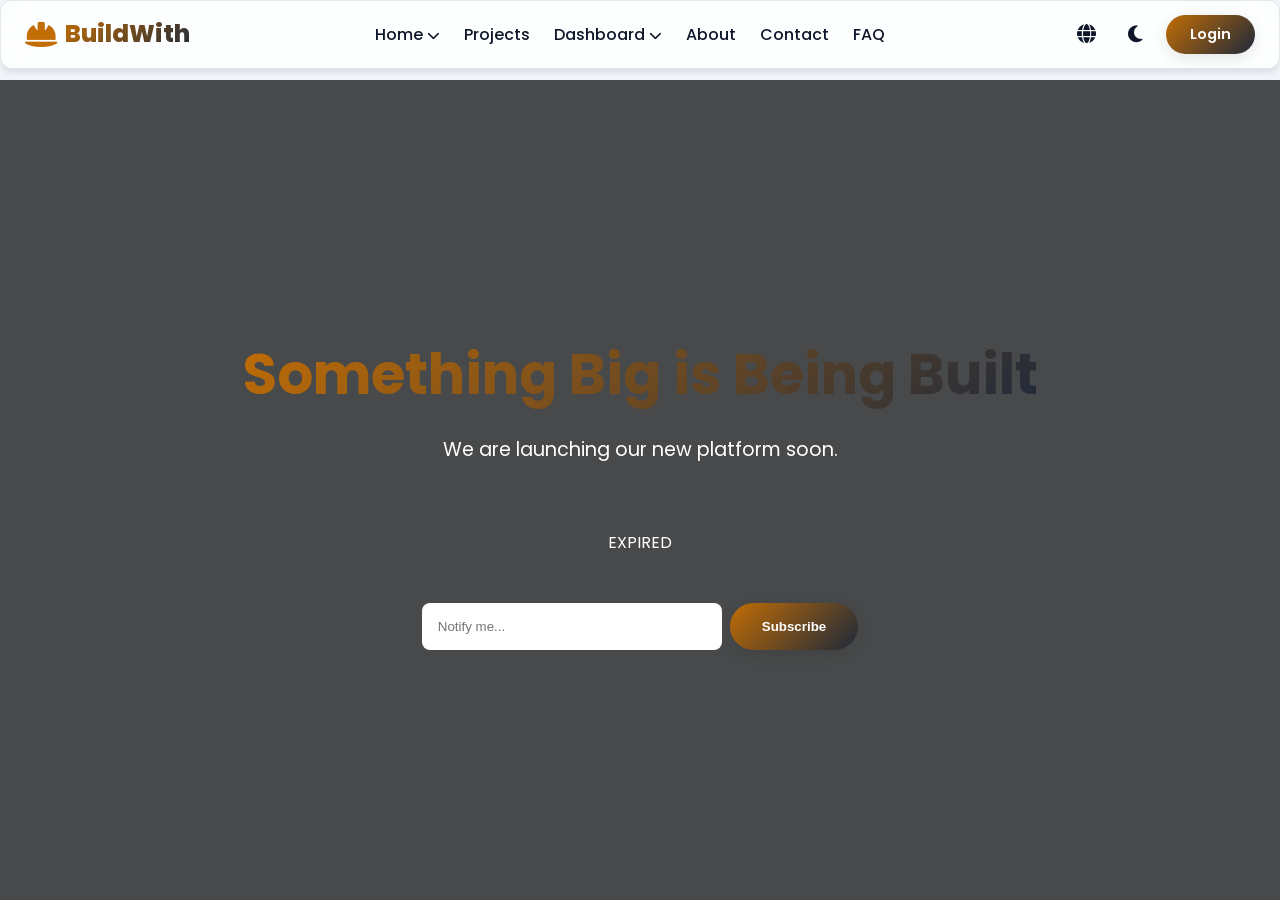
<file: coming-soon.html>
<!DOCTYPE html>
<html lang="en">

<head>
    <meta charset="UTF-8">
    <meta name="viewport" content="width=device-width, initial-scale=1.0">
    <title>Coming Soon - BuildWith</title>
    <link rel="icon" type="image/svg+xml" href="assets/images/favicon.svg">
    <link rel="stylesheet" href="assets/css/style.css">
    <link rel="stylesheet" href="https://cdnjs.cloudflare.com/ajax/libs/font-awesome/6.4.0/css/all.min.css">
    <link href="https://fonts.googleapis.com/css2?family=Poppins:wght@300;400;600;700&display=swap" rel="stylesheet">
    <style>
        .soon-wrapper {
            min-height: 100vh;
            padding-top: 80px;
        }

        .soon-container {
            min-height: calc(100vh - 80px);
            display: flex;
            flex-direction: column;
            align-items: center;
            justify-content: center;
            text-align: center;
            background: linear-gradient(rgba(0, 0, 0, 0.7), rgba(0, 0, 0, 0.7)), url('https://placehold.co/1920x1080?text=Blueprint');
            background-size: cover;
            background-attachment: fixed;
            color: white;
            padding: 2rem;
        }

        .soon-container h1 {
            font-size: 3.5rem;
            background: linear-gradient(135deg, var(--primary-color), var(--secondary-color));
            -webkit-background-clip: text;
            background-clip: text;
            -webkit-text-fill-color: transparent;
            margin-bottom: 1rem;
        }

        .countdown {
            display: flex;
            gap: 2rem;
            margin: 3rem 0;
            flex-wrap: wrap;
            justify-content: center;
        }

        .time-box {
            text-align: center;
            background: rgba(255, 255, 255, 0.1);
            backdrop-filter: blur(10px);
            padding: 1.5rem 2rem;
            border-radius: 12px;
            border: 1px solid rgba(255, 255, 255, 0.2);
        }

        .time-val {
            font-size: 3rem;
            font-weight: bold;
            display: block;
            color: var(--primary-color);
        }

        .time-label {
            text-transform: uppercase;
            font-size: 0.8rem;
            letter-spacing: 1px;
            color: white;
        }

        @media (max-width: 600px) {
            .soon-container h1 {
                font-size: 2rem;
            }

            .time-val {
                font-size: 2rem;
            }

            .time-box {
                padding: 1rem 1.5rem;
            }
        }
    </style>
</head>

<body>
    <!-- Navbar -->
    <nav class="navbar glass">
        <div class="container nav-container">
            <div class="logo">
                <a href="index.html" style="display: flex; align-items: center; gap: 0.5rem;">
                    <i class="fas fa-hard-hat" style="font-size: 1.8rem; color: var(--primary-color);"></i>
                    <h2
                        style="background: linear-gradient(135deg, var(--primary-color), var(--secondary-color)); -webkit-background-clip: text; background-clip: text; -webkit-text-fill-color: transparent; font-weight: 800; margin: 0;">
                        BuildWith</h2>
                </a>
            </div>

            <div class="hamburger" id="hamburger">
                <i class="fas fa-bars"></i>
            </div>

            <ul class="nav-menu" id="nav-menu">
                <li class="nav-item">
                    <span class="nav-link">Home <i class="fas fa-chevron-down" style="font-size: 0.8rem;"></i></span>
                    <ul class="dropdown-menu">
                        <li><a href="index.html" class="dropdown-item">Corporate Home</a></li>
                        <li><a href="index2.html" class="dropdown-item">Creative Home</a></li>
                    </ul>
                </li>
                <li class="nav-item"><a href="projects.html" class="nav-link">Projects</a></li>
                <li class="nav-item">
                    <span class="nav-link">Dashboard <i class="fas fa-chevron-down"
                            style="font-size: 0.8rem;"></i></span>
                    <ul class="dropdown-menu">
                        <li><a href="user-dashboard.html" class="dropdown-item">User Dashboard</a></li>
                        <li><a href="admin-dashboard.html" class="dropdown-item">Admin Dashboard</a></li>
                    </ul>
                </li>
                <li class="nav-item"><a href="about.html" class="nav-link">About</a></li>
                <li class="nav-item"><a href="contact.html" class="nav-link">Contact</a></li>
                <li class="nav-item"><a href="faq.html" class="nav-link">FAQ</a></li>
            </ul>

            <div class="nav-controls">
                <button id="rtl-toggle" class="icon-btn" title="Toggle RTL"><i class="fas fa-globe"></i></button>
                <button id="theme-toggle" class="icon-btn" title="Toggle Theme"><i class="fas fa-moon"></i></button>
                <a href="login.html" class="cta-btn" style="padding: 0.5rem 1.5rem; font-size: 0.9rem;">Login</a>
            </div>
        </div>
    </nav>

    <div class="soon-wrapper">
        <div class="soon-container">
            <h1>Something Big is Being Built</h1>
            <p style="font-size: 1.2rem; margin-bottom: 1rem;">We are launching our new platform soon.</p>

            <div class="countdown">
                <div class="time-box">
                    <span class="time-val" id="days">00</span>
                    <span class="time-label">Days</span>
                </div>
                <div class="time-box">
                    <span class="time-val" id="hours">00</span>
                    <span class="time-label">Hours</span>
                </div>
                <div class="time-box">
                    <span class="time-val" id="minutes">00</span>
                    <span class="time-label">Minutes</span>
                </div>
            </div>

            <form style="display: flex; gap: 0.5rem; flex-wrap: wrap; justify-content: center;"
                onsubmit="event.preventDefault(); alert('Subscribed!')">
                <input type="email" placeholder="Notify me..."
                    style="padding: 1rem; border-radius: 8px; border: none; width: 300px; max-width: 100%;">
                <button class="cta-btn">Subscribe</button>
            </form>
        </div>
    </div>

    <script src="assets/js/data.js"></script>
    <script src="assets/js/rtl-toggle.js"></script>
    <script src="assets/js/main.js"></script>
    <script>
        // Set the date we're counting down to
        var countDownDate = new Date("Jan 5, 2026 15:37:25").getTime();

        // Update the count down every 1 second
        var x = setInterval(function () {
            var now = new Date().getTime();
            var distance = countDownDate - now;

            var days = Math.floor(distance / (1000 * 60 * 60 * 24));
            var hours = Math.floor((distance % (1000 * 60 * 60 * 24)) / (1000 * 60 * 60));
            var minutes = Math.floor((distance % (1000 * 60 * 60)) / (1000 * 60));

            document.getElementById("days").innerHTML = days;
            document.getElementById("hours").innerHTML = hours;
            document.getElementById("minutes").innerHTML = minutes;

            if (distance < 0) {
                clearInterval(x);
                document.querySelector(".countdown").innerHTML = "EXPIRED";
            }
        }, 1000);
    </script>
</body>

</html>
</file>
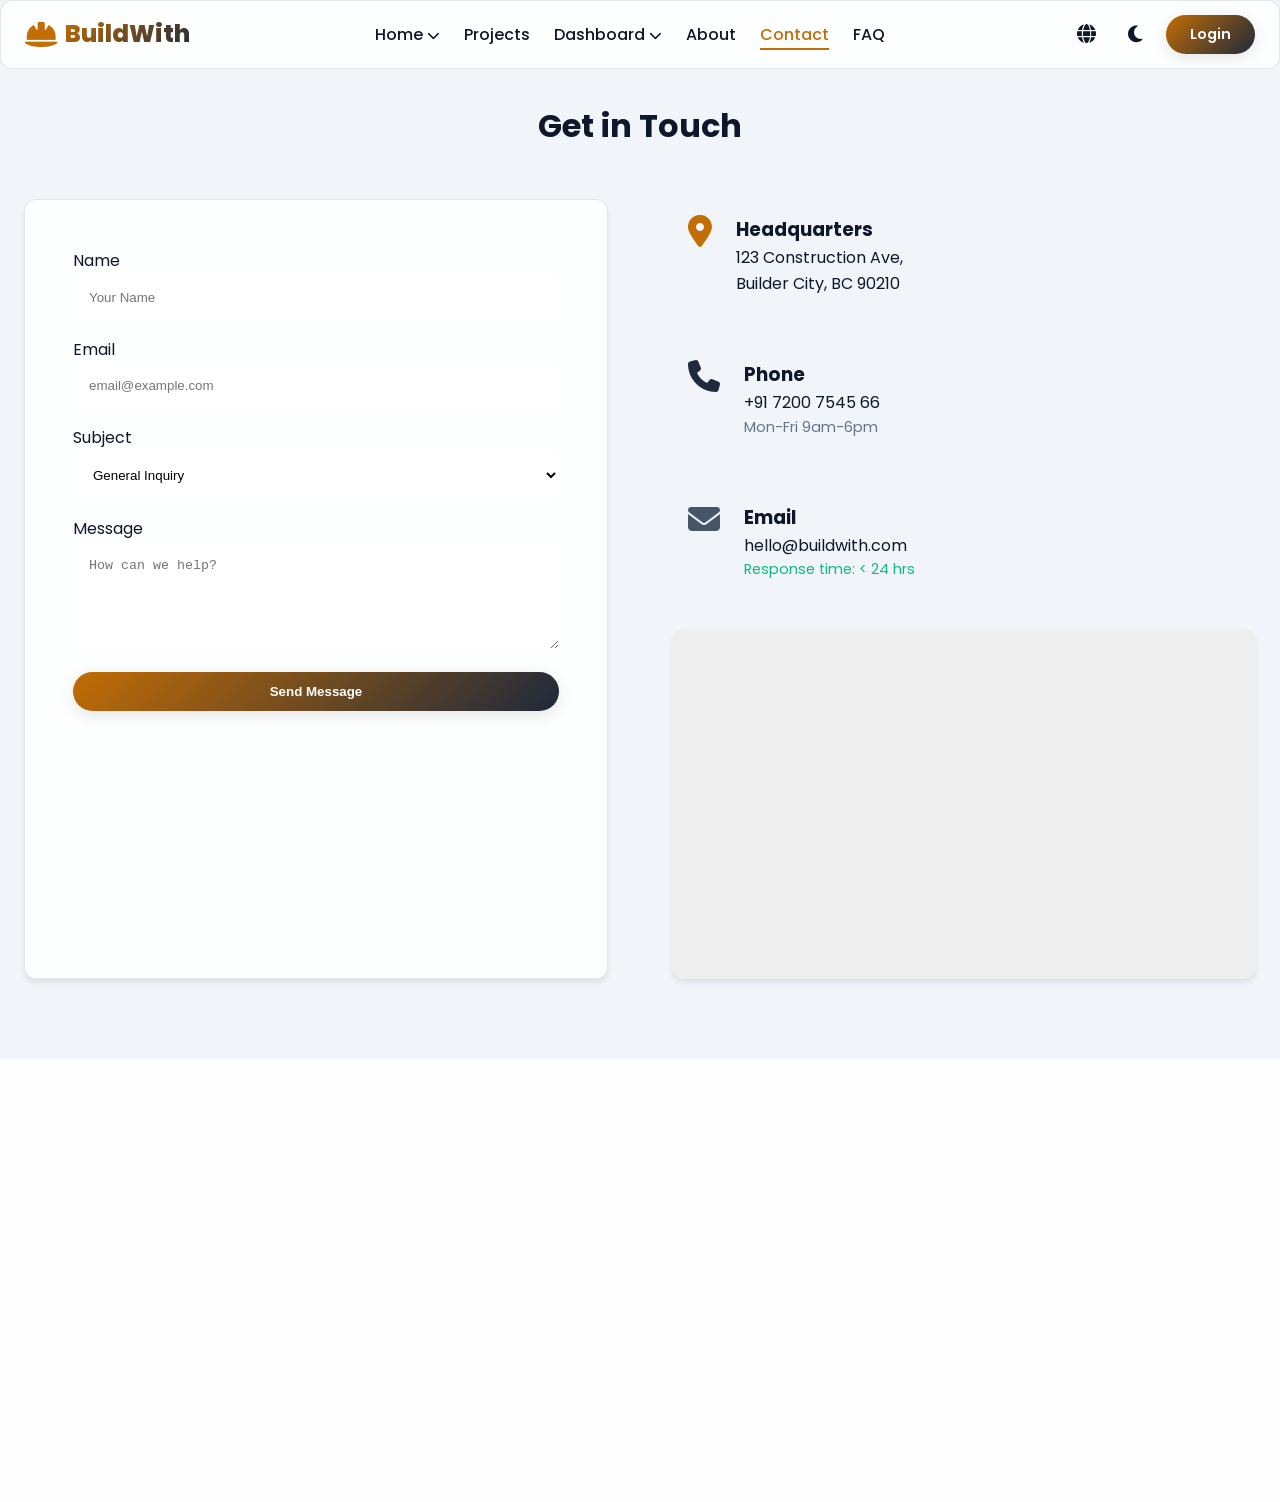
<file: contact.html>
<!DOCTYPE html>
<html lang="en">

<head>
    <meta charset="UTF-8">
    <meta name="viewport" content="width=device-width, initial-scale=1.0">
    <title>Contact Us - BuildWith</title>
    <link rel="icon" type="image/svg+xml" href="assets/images/favicon.svg">
    <link rel="stylesheet" href="assets/css/style.css">
    <link rel="stylesheet" href="https://cdnjs.cloudflare.com/ajax/libs/font-awesome/6.4.0/css/all.min.css">
    <link href="https://fonts.googleapis.com/css2?family=Poppins:wght@300;400;600;700&display=swap" rel="stylesheet">
    <style>
        .contact-grid {
            display: grid;
            grid-template-columns: repeat(auto-fit, minmax(300px, 1fr));
            gap: 4rem;
        }

        .contact-form input,
        .contact-form textarea,
        .contact-form select {
            width: 100%;
            padding: 1rem;
            margin-bottom: 1rem;
            border: 1px solid var(--glass-border);
            border-radius: 8px;
            background: rgba(255, 255, 255, 0.7);
            outline: none;
            transition: all 0.3s;
        }

        .contact-form input:focus,
        .contact-form textarea:focus {
            background: white;
            border-color: var(--primary-color);
            box-shadow: 0 0 0 3px rgba(79, 70, 229, 0.1);
        }

        .contact-info-item {
            display: flex;
            align-items: flex-start;
            gap: 1.5rem;
            margin-bottom: 2rem;
            padding: 1rem;
            border-radius: 12px;
            transition: background 0.3s;
        }

        .contact-info-item:hover {
            background: rgba(255, 255, 255, 0.3);
        }

        .map-container {
            height: 350px;
            width: 100%;
            background: #eee;
            margin-top: 2rem;
            border-radius: var(--border-radius);
            overflow: hidden;
            box-shadow: var(--shadow-md);
        }
    </style>
</head>

<body class="page-with-fixed-nav">

    <nav class="navbar glass">
        <div class="container nav-container">
            <div class="logo">
                <a href="index.html" style="display: flex; align-items: center; gap: 0.5rem;">
                    <i class="fas fa-hard-hat" style="font-size: 1.8rem; color: var(--primary-color);"></i>
                    <h2
                        style="background: linear-gradient(135deg, var(--primary-color), var(--secondary-color)); -webkit-background-clip: text; background-clip: text; -webkit-text-fill-color: transparent; font-weight: 800; margin: 0;">
                        BuildWith</h2>
                </a>
            </div>

            <div class="hamburger" id="hamburger">
                <i class="fas fa-bars"></i>
            </div>

            <ul class="nav-menu" id="nav-menu">
                <div class="nav-close-btn"><i class="fas fa-times"></i></div>
                <li class="nav-item">
                    <span class="nav-link">Home <i class="fas fa-chevron-down" style="font-size: 0.8rem;"></i></span>
                    <ul class="dropdown-menu">
                        <li><a href="index.html" class="dropdown-item">Home 1</a></li>
                        <li><a href="index2.html" class="dropdown-item">Home 2</a></li>
                    </ul>
                </li>
                <li class="nav-item"><a href="projects.html" class="nav-link">Projects</a></li>
                <li class="nav-item">
                    <span class="nav-link">Dashboard <i class="fas fa-chevron-down"
                            style="font-size: 0.8rem;"></i></span>
                    <ul class="dropdown-menu">
                        <li><a href="user-dashboard.html" class="dropdown-item">User Dashboard</a></li>
                        <li><a href="admin-dashboard.html" class="dropdown-item">Admin Dashboard</a></li>
                    </ul>
                </li>
                <li class="nav-item"><a href="about.html" class="nav-link">About</a></li>
                <li class="nav-item"><a href="contact.html" class="nav-link">Contact</a></li>
                <li class="nav-item"><a href="faq.html" class="nav-link">FAQ</a></li>
            </ul>

            <div class="nav-controls">
                <button id="rtl-toggle" class="icon-btn" title="Toggle RTL"><i class="fas fa-globe"></i></button>
                <button id="theme-toggle" class="icon-btn" title="Toggle Theme"><i class="fas fa-moon"></i></button>
                <a href="login.html" class="cta-btn" style="padding: 0.5rem 1.5rem; font-size: 0.9rem;">Login</a>
            </div>
        </div>
    </nav>

    <div class="container section-padding">
        <h1 style="text-align: center; margin-bottom: 3rem;">Get in Touch</h1>

        <div class="contact-grid">
            <!-- Contact Form -->
            <div class="glass" style="padding: 3rem;">
                <form class="contact-form" onsubmit="event.preventDefault(); alert('Message Sent!');">
                    <label>Name</label>
                    <input type="text" placeholder="Your Name" required>

                    <label>Email</label>
                    <input type="email" placeholder="email@example.com" required>

                    <label>Subject</label>
                    <select>
                        <option>General Inquiry</option>
                        <option>Project Quote</option>
                        <option>Career</option>
                    </select>

                    <label>Message</label>
                    <textarea rows="5" placeholder="How can we help?" required></textarea>

                    <button type="submit" class="cta-btn" style="width: 100%;">Send Message</button>
                </form>
            </div>

            <!-- Contact Info -->
            <div>
                <div class="contact-info-item">
                    <i class="fas fa-map-marker-alt fa-2x" style="color: var(--primary-color);"></i>
                    <div>
                        <h3>Headquarters</h3>
                        <p>123 Construction Ave,<br>Builder City, BC 90210</p>
                    </div>
                </div>
                <div class="contact-info-item">
                    <i class="fas fa-phone fa-2x" style="color: var(--secondary-color);"></i>
                    <div>
                        <h3>Phone</h3>
                        <p>+91 7200 7545 66</p>
                        <p style="font-size: 0.9rem; color: var(--text-muted);">Mon-Fri 9am-6pm</p>
                    </div>
                </div>
                <div class="contact-info-item">
                    <i class="fas fa-envelope fa-2x" style="color: var(--accent-color);"></i>
                    <div>
                        <h3>Email</h3>
                        <p>hello@buildwith.com</p>
                        <p style="font-size: 0.9rem; color: #10b981;">Response time: < 24 hrs</p>
                    </div>
                </div>

                <div class="map-container">
                    <iframe
                        src="https://www.google.com/maps/embed?pb=!1m18!1m12!1m3!1d3022.184126485501!2d-73.9877319234857!3d40.75797477138676!2m3!1f0!2f0!3f0!3m2!1i1024!2i768!4f13.1!3m3!1m2!1s0x89c25855c6480299%3A0x55194ec5a1ae072e!2sTimes%20Square!5e0!3m2!1sen!2sus!4v1700000000000!5m2!1sen!2sus"
                        width="100%" height="100%" style="border:0;" allowfullscreen="" loading="lazy"></iframe>
                </div>
            </div>
        </div>
    </div>

    <footer>
        <div class="container footer-grid">
            <div>
                <div style="display: flex; align-items: center; gap: 0.5rem; margin-bottom: 1rem;">
                    <i class="fas fa-hard-hat" style="font-size: 1.5rem; color: var(--primary-color);"></i>
                    <h3 style="font-size: 1.5rem; margin: 0;">BuildWith</h3>
                </div>
                <p>Constructing excellence since 1999. We build your dreams with the highest standards of safety and
                    quality.</p>
                <p style="margin-top: 0.8rem; opacity: 0.8;"><i class="fas fa-phone"
                        style="margin-right: 0.5rem;"></i>+91 7200 7545 66</p>
                <div style="margin-top: 1.5rem;">
                    <a href="#" class="icon-btn"><i class="fab fa-facebook-f"></i></a>
                    <a href="#" class="icon-btn"><i class="fab fa-twitter"></i></a>
                    <a href="#" class="icon-btn"><i class="fab fa-linkedin-in"></i></a>
                    <a href="#" class="icon-btn"><i class="fab fa-instagram"></i></a>
                </div>
            </div>
            <div>
                <h4 style="margin-bottom: 1.2rem;">Quick Links</h4>
                <ul style="opacity: 0.8;">
                    <li style="margin-bottom: 0.5rem;"><a href="index.html">Home</a></li>
                    <li style="margin-bottom: 0.5rem;"><a href="projects.html">Projects</a></li>
                    <li style="margin-bottom: 0.5rem;"><a href="about.html">About</a></li>
                    <li style="margin-bottom: 0.5rem;"><a href="contact.html">Contact</a></li>
                </ul>
            </div>
            <div>
                <h4 style="margin-bottom: 1.2rem;">Legal</h4>
                <ul style="opacity: 0.8;">
                    <li style="margin-bottom: 0.5rem;"><a href="privacy_terms.html">Privacy Policy</a></li>
                    <li style="margin-bottom: 0.5rem;"><a href="privacy_terms.html">Terms of Service</a></li>
                    <li style="margin-bottom: 0.5rem;"><a href="faq.html">FAQ</a></li>
                </ul>
            </div>
            <div>
                <h4 style="margin-bottom: 1.2rem;">Newsletter</h4>
                <p style="margin-bottom: 1rem; font-size: 0.9rem;">Subscribe to get the latest industry news.</p>
                <div style="display: flex; gap: 0.5rem;">
                    <input type="email" placeholder="Your email"
                        style="padding: 0.8rem; border: var(--glass-border); background: rgba(255,255,255,0.5); border-radius: 8px; width: 100%; outline: none;">
                    <button
                        style="padding: 0.8rem 1.2rem; background: var(--primary-color); color: white; border: none; border-radius: 8px; cursor: pointer;"><i
                            class="fas fa-paper-plane"></i></button>
                </div>
            </div>
        </div>
        <div
            style="text-align: center; margin-top: 3rem; padding-top: 1.5rem; border-top: 1px solid rgba(0,0,0,0.05); color: var(--text-muted); font-size: 0.9rem;">
            <p>&copy; 2025 BuildWith Construction Inc. All Rights Reserved.</p>
        </div>
    </footer>

    <script src="assets/js/rtl-toggle.js"></script>
    <script src="assets/js/main.js"></script>
</body>

</html>
</file>
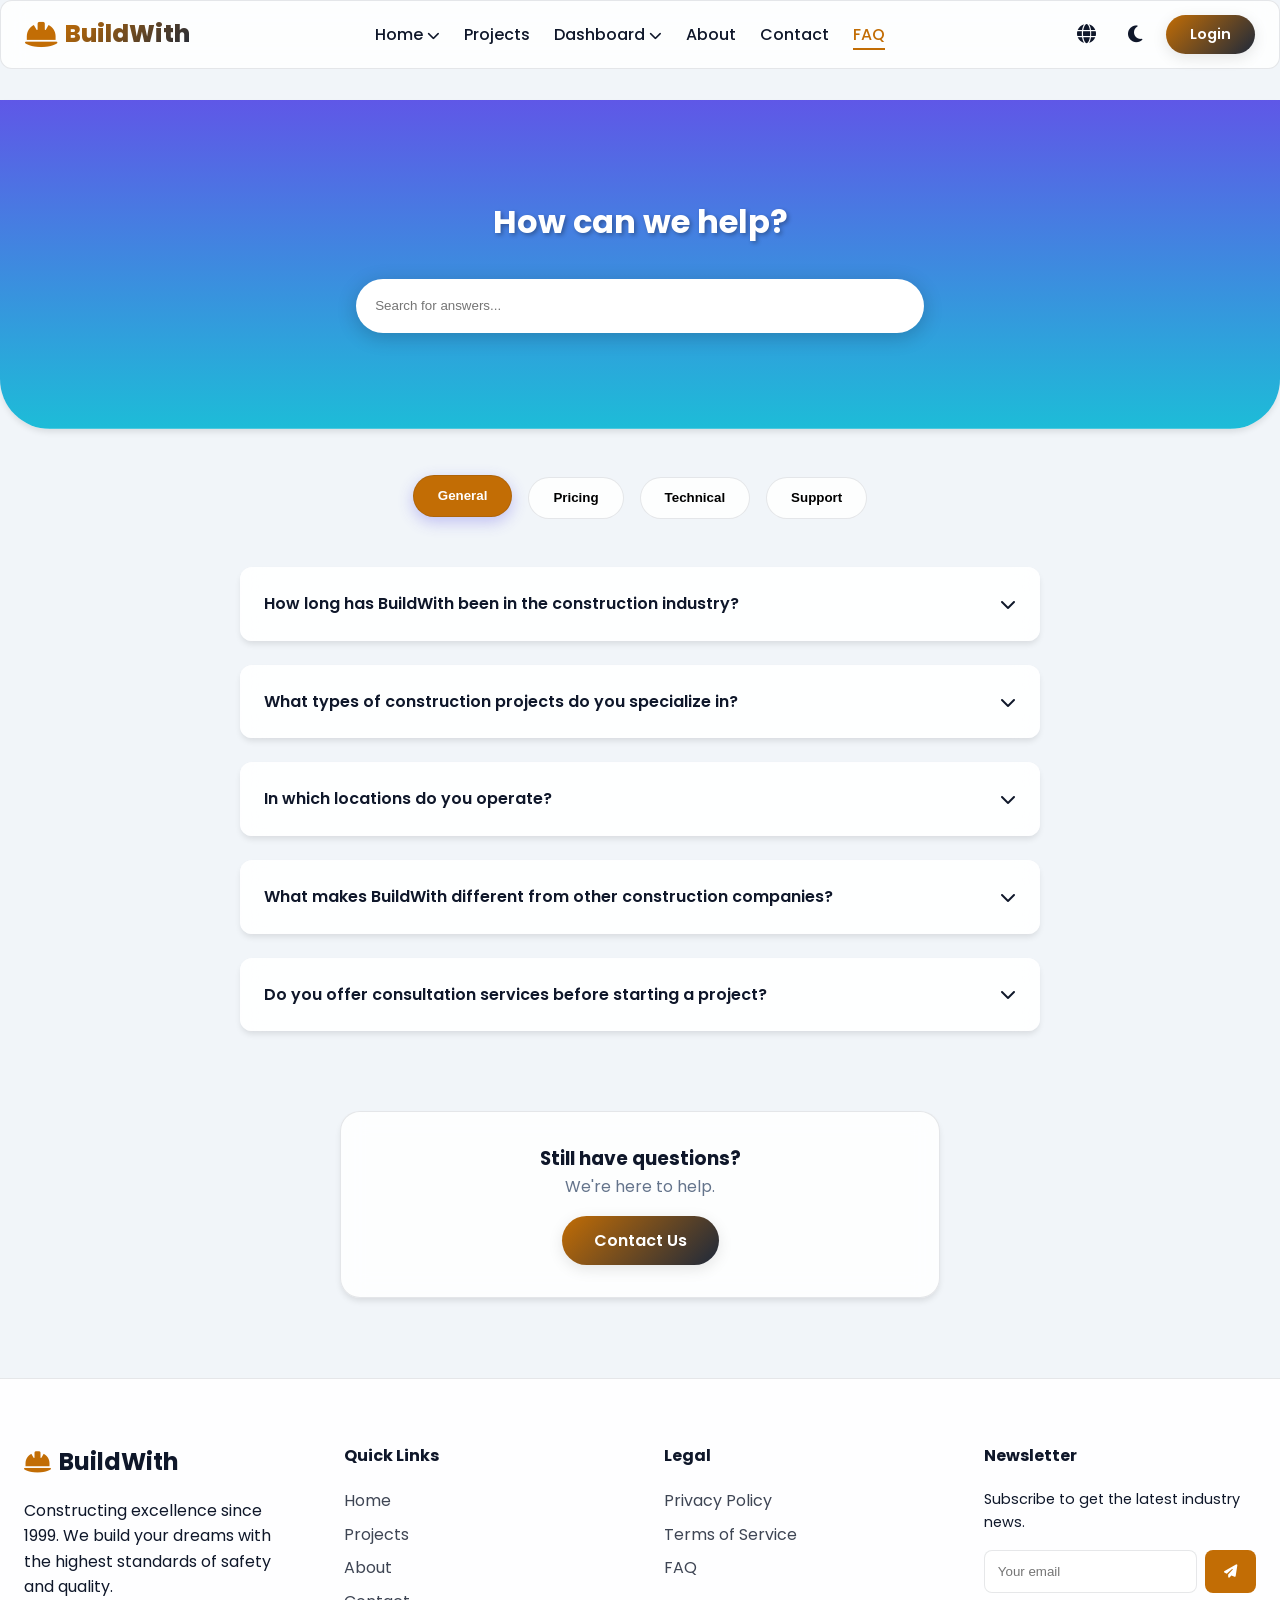
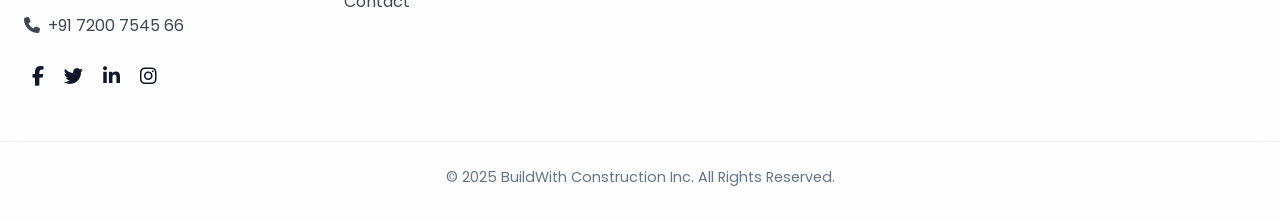
<file: faq.html>
<!DOCTYPE html>
<html lang="en">

<head>
    <meta charset="UTF-8">
    <meta name="viewport" content="width=device-width, initial-scale=1.0">
    <title>FAQ - BuildWith</title>
    <link rel="icon" type="image/svg+xml" href="assets/images/favicon.svg">
    <link rel="stylesheet" href="assets/css/style.css">
    <link rel="stylesheet" href="https://cdnjs.cloudflare.com/ajax/libs/font-awesome/6.4.0/css/all.min.css">
    <link href="https://fonts.googleapis.com/css2?family=Poppins:wght@300;400;600;700&display=swap" rel="stylesheet">
    <style>
        .faq-search {
            background: linear-gradient(rgba(79, 70, 229, 0.9), rgba(6, 182, 212, 0.9)), url('https://images.unsplash.com/photo-1555529733-0e670560f7e1?auto=format&fit=crop&q=80&w=1000');
            background-size: cover;
            background-position: center;
            padding: 6rem 0;
            text-align: center;
            color: white;
            margin-bottom: 3rem;
            border-radius: 0 0 50px 50px;
            box-shadow: var(--shadow-md);
        }

        .accordion-item {
            border: 1px solid var(--glass-border);
            margin-bottom: 1.5rem;
            border-radius: 12px;
            overflow: hidden;
            transition: all 0.3s;
        }

        .accordion-header {
            padding: 1.5rem;
            cursor: pointer;
            background: rgba(255, 255, 255, 0.4);
            display: flex;
            justify-content: space-between;
            align-items: center;
            font-weight: 600;
        }

        .accordion-header:hover {
            background: rgba(255, 255, 255, 0.6);
        }

        .accordion-content {
            max-height: 0;
            overflow: hidden;
            transition: max-height 0.3s ease-out;
            padding: 0 1.5rem;
            background: var(--card-bg);
        }

        .accordion-content.active {
            padding: 1.5rem;
            max-height: 500px;
            border-top: 1px solid var(--glass-border);
        }
    </style>
</head>

<body class="page-with-fixed-nav">

    <nav class="navbar glass">
        <div class="container nav-container">
            <div class="logo">
                <a href="index.html" style="display: flex; align-items: center; gap: 0.5rem;">
                    <i class="fas fa-hard-hat" style="font-size: 1.8rem; color: var(--primary-color);"></i>
                    <h2
                        style="background: linear-gradient(135deg, var(--primary-color), var(--secondary-color)); -webkit-background-clip: text; background-clip: text; -webkit-text-fill-color: transparent; font-weight: 800; margin: 0;">
                        BuildWith</h2>
                </a>
            </div>

            <div class="hamburger" id="hamburger">
                <i class="fas fa-bars"></i>
            </div>

            <ul class="nav-menu" id="nav-menu">
                <div class="nav-close-btn"><i class="fas fa-times"></i></div>
                <li class="nav-item">
                    <span class="nav-link">Home <i class="fas fa-chevron-down" style="font-size: 0.8rem;"></i></span>
                    <ul class="dropdown-menu">
                        <li><a href="index.html" class="dropdown-item">Home 1</a></li>
                        <li><a href="index2.html" class="dropdown-item">Home 2</a></li>
                    </ul>
                </li>
                <li class="nav-item"><a href="projects.html" class="nav-link">Projects</a></li>
                <li class="nav-item">
                    <span class="nav-link">Dashboard <i class="fas fa-chevron-down"
                            style="font-size: 0.8rem;"></i></span>
                    <ul class="dropdown-menu">
                        <li><a href="user-dashboard.html" class="dropdown-item">User Dashboard</a></li>
                        <li><a href="admin-dashboard.html" class="dropdown-item">Admin Dashboard</a></li>
                    </ul>
                </li>
                <li class="nav-item"><a href="about.html" class="nav-link">About</a></li>
                <li class="nav-item"><a href="contact.html" class="nav-link">Contact</a></li>
                <li class="nav-item"><a href="faq.html" class="nav-link">FAQ</a></li>
            </ul>

            <div class="nav-controls">
                <button id="rtl-toggle" class="icon-btn" title="Toggle RTL"><i class="fas fa-globe"></i></button>
                <button id="theme-toggle" class="icon-btn" title="Toggle Theme"><i class="fas fa-moon"></i></button>
                <a href="login.html" class="cta-btn" style="padding: 0.5rem 1.5rem; font-size: 0.9rem;">Login</a>
            </div>
        </div>
    </nav>

    <div class="faq-search">
        <h1 style="text-shadow: 2px 2px 4px rgba(0,0,0,0.3);">How can we help?</h1>
        <div style="max-width: 600px; margin: 2rem auto 0 auto; padding: 0 1rem;">
            <input type="text" placeholder="Search for answers..."
                style="width: 100%; padding: 1.2rem; border-radius: 30px; border: none; box-shadow: 0 4px 20px rgba(0,0,0,0.2); outline: none;">
        </div>
    </div>

    <div class="container">
        <!-- Categories -->
        <div class="faq-categories" id="category-container">
            <!-- Populated by JS -->
        </div>

        <!-- Questions -->
        <div style="max-width: 800px; margin: 0 auto 5rem;" id="faq-container">
            <!-- Rendered by JS -->
        </div>
    </div>

    <div class="container glass"
        style="max-width: 600px; padding: 2rem; margin-bottom: 4rem; text-align: center; border-radius: 20px;">
        <h3>Still have questions?</h3>
        <p style="margin-bottom: 1rem; color: var(--text-muted);">We're here to help.</p>
        <a href="contact.html" class="cta-btn">Contact Us</a>
    </div>

    <footer>
        <div class="container footer-grid">
            <div>
                <div style="display: flex; align-items: center; gap: 0.5rem; margin-bottom: 1rem;">
                    <i class="fas fa-hard-hat" style="font-size: 1.5rem; color: var(--primary-color);"></i>
                    <h3 style="font-size: 1.5rem; margin: 0;">BuildWith</h3>
                </div>
                <p>Constructing excellence since 1999. We build your dreams with the highest standards of safety and
                    quality.</p>
                <p style="margin-top: 0.8rem; opacity: 0.8;"><i class="fas fa-phone"
                        style="margin-right: 0.5rem;"></i>+91 7200 7545 66</p>
                <div style="margin-top: 1.5rem;">
                    <a href="#" class="icon-btn"><i class="fab fa-facebook-f"></i></a>
                    <a href="#" class="icon-btn"><i class="fab fa-twitter"></i></a>
                    <a href="#" class="icon-btn"><i class="fab fa-linkedin-in"></i></a>
                    <a href="#" class="icon-btn"><i class="fab fa-instagram"></i></a>
                </div>
            </div>
            <div>
                <h4 style="margin-bottom: 1.2rem;">Quick Links</h4>
                <ul style="opacity: 0.8;">
                    <li style="margin-bottom: 0.5rem;"><a href="index.html">Home</a></li>
                    <li style="margin-bottom: 0.5rem;"><a href="projects.html">Projects</a></li>
                    <li style="margin-bottom: 0.5rem;"><a href="about.html">About</a></li>
                    <li style="margin-bottom: 0.5rem;"><a href="contact.html">Contact</a></li>
                </ul>
            </div>
            <div>
                <h4 style="margin-bottom: 1.2rem;">Legal</h4>
                <ul style="opacity: 0.8;">
                    <li style="margin-bottom: 0.5rem;"><a href="privacy_terms.html">Privacy Policy</a></li>
                    <li style="margin-bottom: 0.5rem;"><a href="privacy_terms.html">Terms of Service</a></li>
                    <li style="margin-bottom: 0.5rem;"><a href="faq.html">FAQ</a></li>
                </ul>
            </div>
            <div>
                <h4 style="margin-bottom: 1.2rem;">Newsletter</h4>
                <p style="margin-bottom: 1rem; font-size: 0.9rem;">Subscribe to get the latest industry news.</p>
                <div style="display: flex; gap: 0.5rem;">
                    <input type="email" placeholder="Your email"
                        style="padding: 0.8rem; border: var(--glass-border); background: rgba(255,255,255,0.5); border-radius: 8px; width: 100%; outline: none;">
                    <button
                        style="padding: 0.8rem 1.2rem; background: var(--primary-color); color: white; border: none; border-radius: 8px; cursor: pointer;"><i
                            class="fas fa-paper-plane"></i></button>
                </div>
            </div>
        </div>
        <div
            style="text-align: center; margin-top: 3rem; padding-top: 1.5rem; border-top: 1px solid rgba(0,0,0,0.05); color: var(--text-muted); font-size: 0.9rem;">
            <p>&copy; 2025 BuildWith Construction Inc. All Rights Reserved.</p>
        </div>
    </footer>

    <script src="assets/js/data.js"></script>
    <script src="assets/js/rtl-toggle.js"></script>
    <script src="assets/js/main.js"></script>
    <script>
        const faqContainer = document.getElementById('faq-container');
        const catContainer = document.getElementById('category-container');

        // State
        const batchSize = 5;
        let currentCat = Object.keys(faqCategories)[0];
        let displayedCount = batchSize;
        let readInBatch = 0; // Tracks how many read in current batch
        let renderedFaqs = []; // Keep track of rendered for state

        function renderCategories() {
            catContainer.innerHTML = Object.keys(faqCategories).map(cat => `
                <button class="faq-btn ${cat === currentCat ? 'active' : ''}" onclick="filterFaq('${cat}')">
                    ${cat}
                </button>
            `).join('');
        }

        function filterFaq(cat) {
            currentCat = cat;
            displayedCount = batchSize;
            readInBatch = 0;
            renderCategories();
            renderFaqs();
        }

        function renderFaqs() {
            const allCatFaqs = faqs.filter(f => f.category === currentCat);
            const toShow = allCatFaqs.slice(0, displayedCount);

            // Render only new ones if possible, but simplest is re-render list to ensure order
            // We use a data-index to track them
            faqContainer.innerHTML = toShow.map((item, index) => `
                <div class="accordion-item glass" data-index="${index}">
                    <div class="accordion-header" onclick="toggleAccordion(this)">
                        ${item.question}
                        <i class="fas fa-chevron-down"></i>
                    </div>
                    <div class="accordion-content">
                        <p style="color: var(--text-muted); line-height: 1.6;">${item.answer}</p>
                    </div>
                </div>
            `).join('');

            renderedFaqs = toShow;
        }

        function toggleAccordion(header) {
            const content = header.nextElementSibling;
            const icon = header.querySelector('i');
            const item = header.parentElement;

            // Check if this was already read/active
            const wasActive = content.classList.contains('active');

            // Close others
            document.querySelectorAll('.accordion-content').forEach(c => {
                if (c !== content) {
                    c.classList.remove('active');
                    c.style.maxHeight = null;
                    const icon = c.previousElementSibling.querySelector('i');
                    if (icon) icon.style.transform = 'rotate(0deg)';
                }
            });

            // Toggle current
            if (!wasActive) {
                content.classList.add('active');
                content.style.maxHeight = content.scrollHeight + "px";
                icon.style.transform = 'rotate(180deg)';

                // Logic: "If displayed question was read" -> Check if we need to load more
                // Only count unique reads if necessary, but prompt implies straightforward count
                if (!item.dataset.read) {
                    item.dataset.read = "true";
                    readInBatch++;
                    checkLoadMore();
                }
            } else {
                content.classList.remove('active');
                content.style.maxHeight = null;
                icon.style.transform = 'rotate(0deg)';
            }
        }

        function checkLoadMore() {
            // "if out of 5 2 are read then display the remaining 5"
            // We interpret this as: If 2 items in the current *view* (or just generally 2) are read, load next batch.
            if (readInBatch >= 2) {
                const allCatFaqs = faqs.filter(f => f.category === currentCat);
                if (displayedCount < allCatFaqs.length) {
                    displayedCount += batchSize;
                    readInBatch = 0; // Reset counter for next batch

                    // Re-render with more items. 
                    // To keep UX smooth, we want to maintain the open state of the current one.
                    // But re-rendering wipes DOM. 
                    // Solution: Re-render and re-open the one that was just clicked? 
                    // Actually simplier: Append newly added ones.
                    // For now, let's re-render and re-open active.

                    const activeIndex = [...faqContainer.children].findIndex(child => child.querySelector('.accordion-content').classList.contains('active'));

                    renderFaqs();

                    // Restore state if needed, but since we expanded it *before* calling checkLoadMore, the user sees it open.
                    // If we re-render now, it might close.
                    // Optimization: Append instead of full re-render or restore active.
                    if (activeIndex !== -1) {
                        const newItems = faqContainer.querySelectorAll('.accordion-item');
                        const newActive = newItems[activeIndex];
                        if (newActive) {
                            const content = newActive.querySelector('.accordion-content');
                            const icon = newActive.querySelector('.accordion-header i');
                            content.classList.add('active');
                            content.style.maxHeight = content.scrollHeight + "px";
                            icon.style.transform = 'rotate(180deg)';
                            // Mark as read again to prevent double counting? No, checking dataset.read handles it.
                            newActive.dataset.read = "true";
                        }
                    }
                }
            }
        }

        // Init
        renderCategories();
        renderFaqs();
    </script>
</body>

</html>
</file>
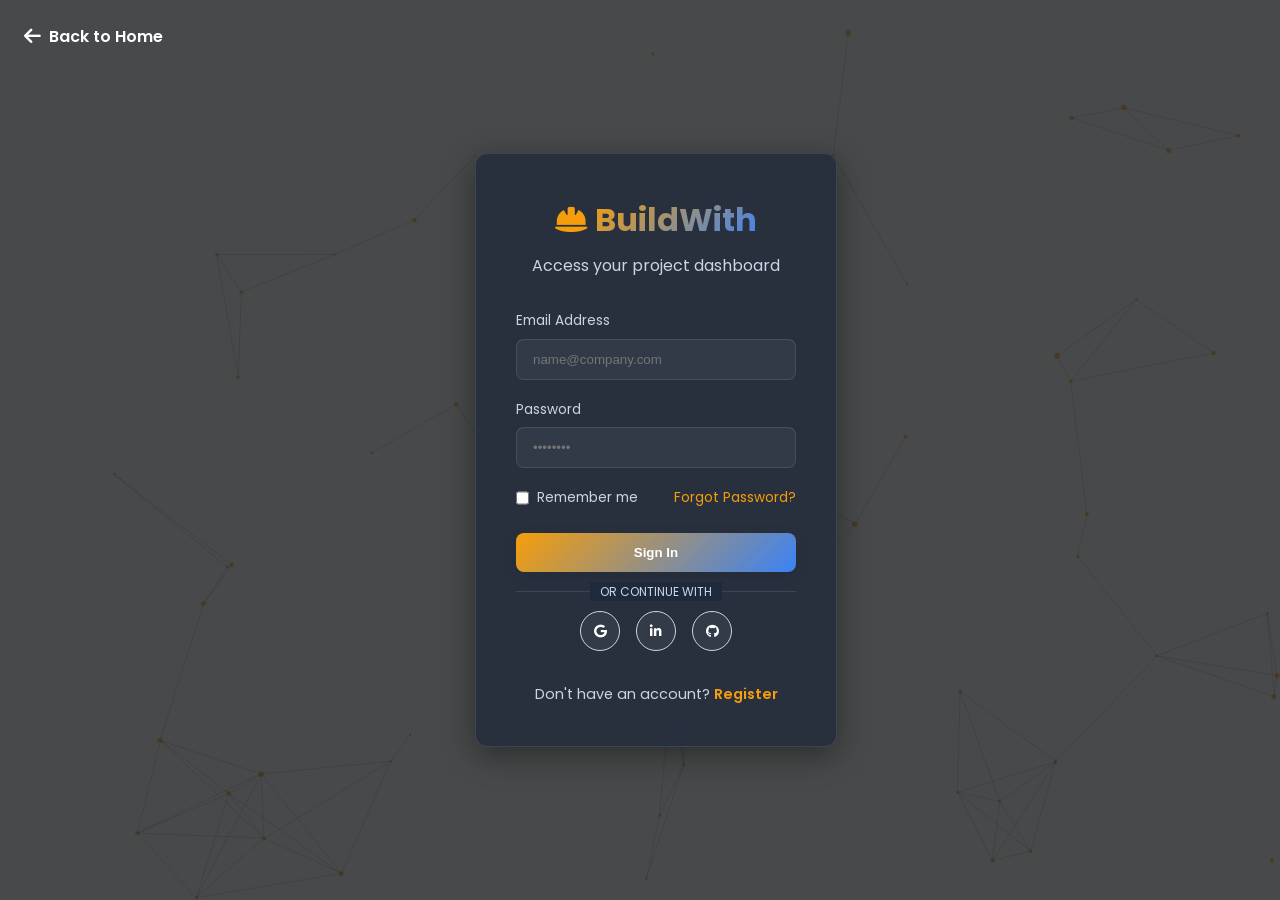
<file: login.html>
<!DOCTYPE html>
<html lang="en">

<head>
    <meta charset="UTF-8">
    <meta name="viewport" content="width=device-width, initial-scale=1.0">
    <title>Login - BuildWith</title>
    <link rel="icon" type="image/svg+xml" href="assets/images/favicon.svg">
    <link rel="stylesheet" href="assets/css/style.css">
    <link rel="stylesheet" href="https://cdnjs.cloudflare.com/ajax/libs/font-awesome/6.4.0/css/all.min.css">
    <link href="https://fonts.googleapis.com/css2?family=Poppins:wght@300;400;600;700&display=swap" rel="stylesheet">
    <style>
        /* Updated Logic Body Style handled by style.css class .login-body */
        body {
            /* Inherit or reset */
        }

        body {
            overflow: hidden;
        }

        /* Top Navigation for Login Page */
        .login-nav {
            position: fixed;
            top: 0;
            left: 0;
            right: 0;
            z-index: 1000;
            padding: 1rem 0;
            background: rgba(255, 255, 255, 0.1);
            backdrop-filter: blur(20px);
            -webkit-backdrop-filter: blur(20px);
            border-bottom: 1px solid rgba(255, 255, 255, 0.1);
        }

        .login-nav .container {
            display: flex;
            justify-content: space-between;
            align-items: center;
        }

        .login-nav-controls {
            display: flex;
            gap: 0.8rem;
            align-items: center;
        }

        .login-card {
            position: relative;
            z-index: 10;
            width: 100%;
            max-width: 400px;
            max-height: calc(100vh - 100px);
            overflow-y: auto;
            padding: 2.5rem;
            text-align: center;
            margin: 0 1rem;
        }

        .login-card::-webkit-scrollbar {
            width: 6px;
        }

        .login-card::-webkit-scrollbar-track {
            background: rgba(255, 255, 255, 0.05);
            border-radius: 10px;
        }

        .login-card::-webkit-scrollbar-thumb {
            background: rgba(255, 255, 255, 0.2);
            border-radius: 10px;
        }

        @media (max-width: 600px) {
            .login-wrapper {
                padding-top: 80px;
                padding-bottom: 10px;
            }

            .login-card {
                padding: 1.5rem 1.2rem;
                max-width: 95%;
                max-height: calc(100vh - 90px);
            }

            .login-card>div:first-child {
                margin-bottom: 1.2rem !important;
            }

            .login-card h2 {
                font-size: 1.6rem !important;
            }

            .input-group {
                margin-bottom: 1rem;
            }

            .divider {
                margin: 1rem 0;
            }

            .login-nav-controls {
                gap: 0.5rem;
            }

            .login-nav-controls .cta-btn {
                padding: 0.4rem 1rem !important;
                font-size: 0.85rem !important;
            }

            .login-nav {
                padding: 0.8rem 0;
            }
        }

        @media (max-height: 700px) {
            .login-card {
                padding: 1.5rem 2rem;
            }

            .login-card>div:first-child {
                margin-bottom: 1rem !important;
            }

            .input-group {
                margin-bottom: 1rem;
            }

            .divider {
                margin: 1rem 0;
            }
        }

        .input-group {
            position: relative;
            margin-bottom: 1.2rem;
            text-align: left;
        }

        .input-group label {
            display: block;
            margin-bottom: 0.4rem;
            font-size: 0.85rem;
            color: var(--text-muted);
        }

        .input-group input {
            width: 100%;
            padding: 0.75rem 1rem;
            background: rgba(255, 255, 255, 0.05);
            border: 1px solid rgba(255, 255, 255, 0.1);
            border-radius: 8px;
            color: white;
            outline: none;
            transition: all 0.3s;
        }

        .input-group input:focus {
            border-color: var(--primary-color);
            background: rgba(255, 255, 255, 0.1);
            box-shadow: 0 0 0 3px rgba(245, 158, 11, 0.2);
        }

        .divider {
            margin: 1.2rem 0;
            border-top: 1px solid rgba(255, 255, 255, 0.1);
            position: relative;
        }

        .divider span {
            position: absolute;
            top: -10px;
            left: 50%;
            transform: translateX(-50%);
            background: var(--background-dark);
            /* Fallback if needed, but glass handles it */
            background: #1e293b;
            padding: 0 10px;
            font-size: 0.75rem;
            color: var(--text-muted);
        }

        .social-login {
            display: flex;
            gap: 1rem;
            justify-content: center;
        }

        .social-btn {
            width: 40px;
            height: 40px;
            border-radius: 50%;
            border: 1px solid rgba(255, 255, 255, 0.1);
            background: rgba(255, 255, 255, 0.05);
            color: white;
            display: flex;
            align-items: center;
            justify-content: center;
            cursor: pointer;
            transition: 0.3s;
        }

        .social-btn:hover {
            background: var(--primary-color);
            border-color: var(--primary-color);
        }

        /* Hide Nav Menu on Desktop for Login Page */
        @media (min-width: 901px) {
            #nav-menu {
                display: none !important;
            }
        }
    </style>
</head>

</head>

<body class="login-body">

    <!-- Top Navigation Removed as per request -->
    <!-- Brand Link Back to Home -->
    <a href="index.html"
        style="position: absolute; top: 1.5rem; left: 1.5rem; z-index: 100; text-decoration: none; display: flex; align-items: center; gap: 0.5rem;">
        <i class="fas fa-arrow-left" style="color: white; font-size: 1.2rem;"></i>
        <span style="color: white; font-weight: 600;">Back to Home</span>
    </a>

    <!-- Login Wrapper -->
    <div class="login-wrapper">
        <!-- Particles Canvas (from script) -->

        <div class="login-card glass animate-fade-up">
            <!-- Login View -->
            <div id="login-view">
                <div style="margin-bottom: 2rem;">
                    <a href="index.html" style="text-decoration: none;">
                        <div
                            style="display: flex; align-items: center; justify-content: center; gap: 0.5rem; margin-bottom: 0.5rem;">
                            <i class="fas fa-hard-hat" style="font-size: 1.8rem; color: var(--primary-color);"></i>
                            <h2
                                style="font-size: 2rem; font-weight: 700; background: linear-gradient(135deg, var(--primary-color), var(--secondary-color)); -webkit-background-clip: text; background-clip: text; -webkit-text-fill-color: transparent; margin: 0;">
                                BuildWith</h2>
                        </div>
                    </a>
                    <p style="color: var(--text-muted);">Access your project dashboard</p>
                </div>

                <form id="loginForm" onsubmit="handleLogin(event)">
                    <div class="input-group">
                        <label>Email Address</label>
                        <input type="email" placeholder="name@company.com" required>
                    </div>

                    <div class="input-group">
                        <label>Password</label>
                        <input type="password" placeholder="••••••••" required>
                    </div>

                    <div
                        style="display: flex; justify-content: space-between; margin-bottom: 1.5rem; font-size: 0.85rem;">
                        <label style="display: flex; gap: 0.5rem; cursor: pointer; color: var(--text-muted);">
                            <input type="checkbox"> Remember me
                        </label>
                        <a href="#" style="color: var(--primary-color);">Forgot Password?</a>
                    </div>

                    <button type="submit" class="cta-btn" style="width: 100%; border-radius: 8px;">Sign In</button>
                </form>

                <div class="divider"><span>OR CONTINUE WITH</span></div>

                <div class="social-login">
                    <button class="social-btn" style="border: 1px solid var(--text-muted);"><i
                            class="fab fa-google"></i></button>
                    <button class="social-btn" style="border: 1px solid var(--text-muted);"><i
                            class="fab fa-linkedin-in"></i></button>
                    <button class="social-btn" style="border: 1px solid var(--text-muted);"><i
                            class="fab fa-github"></i></button>
                </div>

                <p style="margin-top: 2rem; font-size: 0.9rem; color: var(--text-muted);">
                    Don't have an account? <a href="#" onclick="toggleView('register')"
                        style="color: var(--primary-color); font-weight: 600;">Register</a>
                </p>
            </div>

            <!-- Register View -->
            <div id="register-view" style="display: none;">
                <h2 style="margin-bottom: 1.5rem;">Create Account</h2>

                <!-- Progress Bar -->
                <div class="progress-container">
                    <div class="progress-bar-bg"></div>
                    <div class="progress-bar-fill" id="progressFill"></div>
                    <div class="step-circle active" data-step="1">1</div>
                    <div class="step-circle" data-step="2">2</div>
                    <div class="step-circle" data-step="3">3</div>
                </div>

                <form id="registerForm" onsubmit="handleRegister(event)">
                    <!-- Step 1: Personal Info -->
                    <div class="form-step active" id="step1">
                        <div class="input-group">
                            <label>Full Name</label>
                            <input type="text" placeholder="John Doe">
                        </div>
                        <div class="input-group">
                            <label>Email Address</label>
                            <input type="email" placeholder="name@company.com">
                        </div>
                        <button type="button" class="cta-btn" style="width: 100%; border-radius: 8px;"
                            onclick="nextStep(2)">Next <i class="fas fa-arrow-right"></i></button>
                    </div>

                    <!-- Step 2: Security -->
                    <div class="form-step" id="step2">
                        <div class="input-group">
                            <label>Password</label>
                            <input type="password" placeholder="••••••••">
                        </div>
                        <div class="input-group">
                            <label>Confirm Password</label>
                            <input type="password" placeholder="••••••••">
                        </div>
                        <div style="display: flex; gap: 1rem;">
                            <button type="button" class="cta-btn"
                                style="width: 100%; border-radius: 8px; background: transparent; border: 1px solid var(--primary-color);"
                                onclick="prevStep(1)">Back</button>
                            <button type="button" class="cta-btn" style="width: 100%; border-radius: 8px;"
                                onclick="nextStep(3)">Next <i class="fas fa-arrow-right"></i></button>
                        </div>
                    </div>

                    <!-- Step 3: Profile -->
                    <div class="form-step" id="step3">
                        <div class="input-group">
                            <label>Role</label>
                            <select
                                style="width: 100%; padding: 0.75rem 1rem; background: rgba(255, 255, 255, 0.05); border: 1px solid rgba(255, 255, 255, 0.1); border-radius: 8px; color: grey; outline: none;">
                                <option>Select Role</option>
                                <option>Homeowner</option>
                                <option>Contractor</option>
                                <option>Architect</option>
                            </select>
                        </div>
                        <div class="input-group">
                            <label>Phone (Optional)</label>
                            <input type="tel" placeholder="+1 234 567 890">
                        </div>
                        <div style="display: flex; gap: 1rem;">
                            <button type="button" class="cta-btn"
                                style="width: 100%; border-radius: 8px; background: transparent; border: 1px solid var(--primary-color);"
                                onclick="prevStep(2)">Back</button>
                            <button type="submit" class="cta-btn" style="width: 100%; border-radius: 8px;">Create
                                Account</button>
                        </div>
                    </div>
                </form>

                <p style="margin-top: 2rem; font-size: 0.9rem; color: var(--text-muted);">
                    Already have an account? <a href="#" onclick="toggleView('login')"
                        style="color: var(--primary-color); font-weight: 600;">Sign In</a>
                </p>
            </div>
        </div>
    </div>

    <script src="assets/js/rtl-toggle.js"></script>
    <script src="assets/js/main.js"></script>
    <script src="assets/js/particles.js"></script>
    <script>
        function handleLogin(e) {
            e.preventDefault();
            const email = e.target.querySelector('input[type="email"]').value;
            if (email.includes('admin')) {
                window.location.href = 'admin-dashboard.html';
            } else {
                window.location.href = 'user-dashboard.html';
            }
        }

        // --- Register Flow Logic ---
        function toggleView(view) {
            const loginView = document.getElementById('login-view');
            const registerView = document.getElementById('register-view');

            if (view === 'register') {
                loginView.style.display = 'none';
                registerView.style.display = 'block';
                // Reset to step 1
                currentStep = 1;
                updateSteps();
            } else {
                registerView.style.display = 'none';
                loginView.style.display = 'block';
            }
        }

        let currentStep = 1;

        function nextStep(step) {
            currentStep = step;
            updateSteps();
        }

        function prevStep(step) {
            currentStep = step;
            updateSteps();
        }

        function updateSteps() {
            // Update Progress Bar
            const circles = document.querySelectorAll('.step-circle');
            const fill = document.getElementById('progressFill');

            circles.forEach(circle => {
                const stepNum = parseInt(circle.dataset.step);
                if (stepNum <= currentStep) {
                    circle.classList.add('active');
                } else {
                    circle.classList.remove('active');
                }
            });

            // Calculate fill width (0%, 50%, 100%)
            const width = ((currentStep - 1) / (circles.length - 1)) * 100;
            fill.style.width = width + '%';

            // Show/Hide Form Steps with simple transition
            document.querySelectorAll('.form-step').forEach(step => {
                step.classList.remove('active');
            });
            document.getElementById('step' + currentStep).classList.add('active');
        }

        function handleRegister(e) {
            e.preventDefault();
            alert("Registration Successful!");
            toggleView('login');
        }
    </script>
    <script>
        // Force Dark Mode
        document.body.classList.add('dark-mode');
    </script>
    <style>
        /* Specific Styles for Register Flow */
        .progress-container {
            position: relative;
            display: flex;
            justify-content: space-between;
            align-items: center;
            margin-bottom: 2rem;
            max-width: 300px;
            margin-left: auto;
            margin-right: auto;
        }

        .progress-bar-bg {
            position: absolute;
            top: 50%;
            left: 0;
            width: 100%;
            height: 4px;
            background: rgba(255, 255, 255, 0.1);
            transform: translateY(-50%);
            z-index: 0;
            border-radius: 2px;
        }

        .progress-bar-fill {
            position: absolute;
            top: 50%;
            left: 0;
            width: 0%;
            height: 4px;
            background: var(--primary-color);
            transform: translateY(-50%);
            z-index: 0;
            border-radius: 2px;
            transition: width 0.3s ease;
        }

        .step-circle {
            width: 30px;
            height: 30px;
            background: var(--card-bg);
            border: 2px solid rgba(255, 255, 255, 0.2);
            border-radius: 50%;
            display: flex;
            align-items: center;
            justify-content: center;
            font-weight: bold;
            color: var(--text-muted);
            position: relative;
            z-index: 1;
            transition: all 0.3s;
        }

        .step-circle.active {
            border-color: var(--primary-color);
            background: var(--primary-color);
            color: white;
            box-shadow: 0 0 10px rgba(245, 158, 11, 0.4);
        }

        .form-step {
            display: none;
            animation: fadeIn 0.4s ease;
        }

        .form-step.active {
            display: block;
        }

        @keyframes fadeIn {
            from {
                opacity: 0;
                transform: translateY(10px);
            }

            to {
                opacity: 1;
                transform: translateY(0);
            }
        }
    </style>
</body>

</html>
</file>
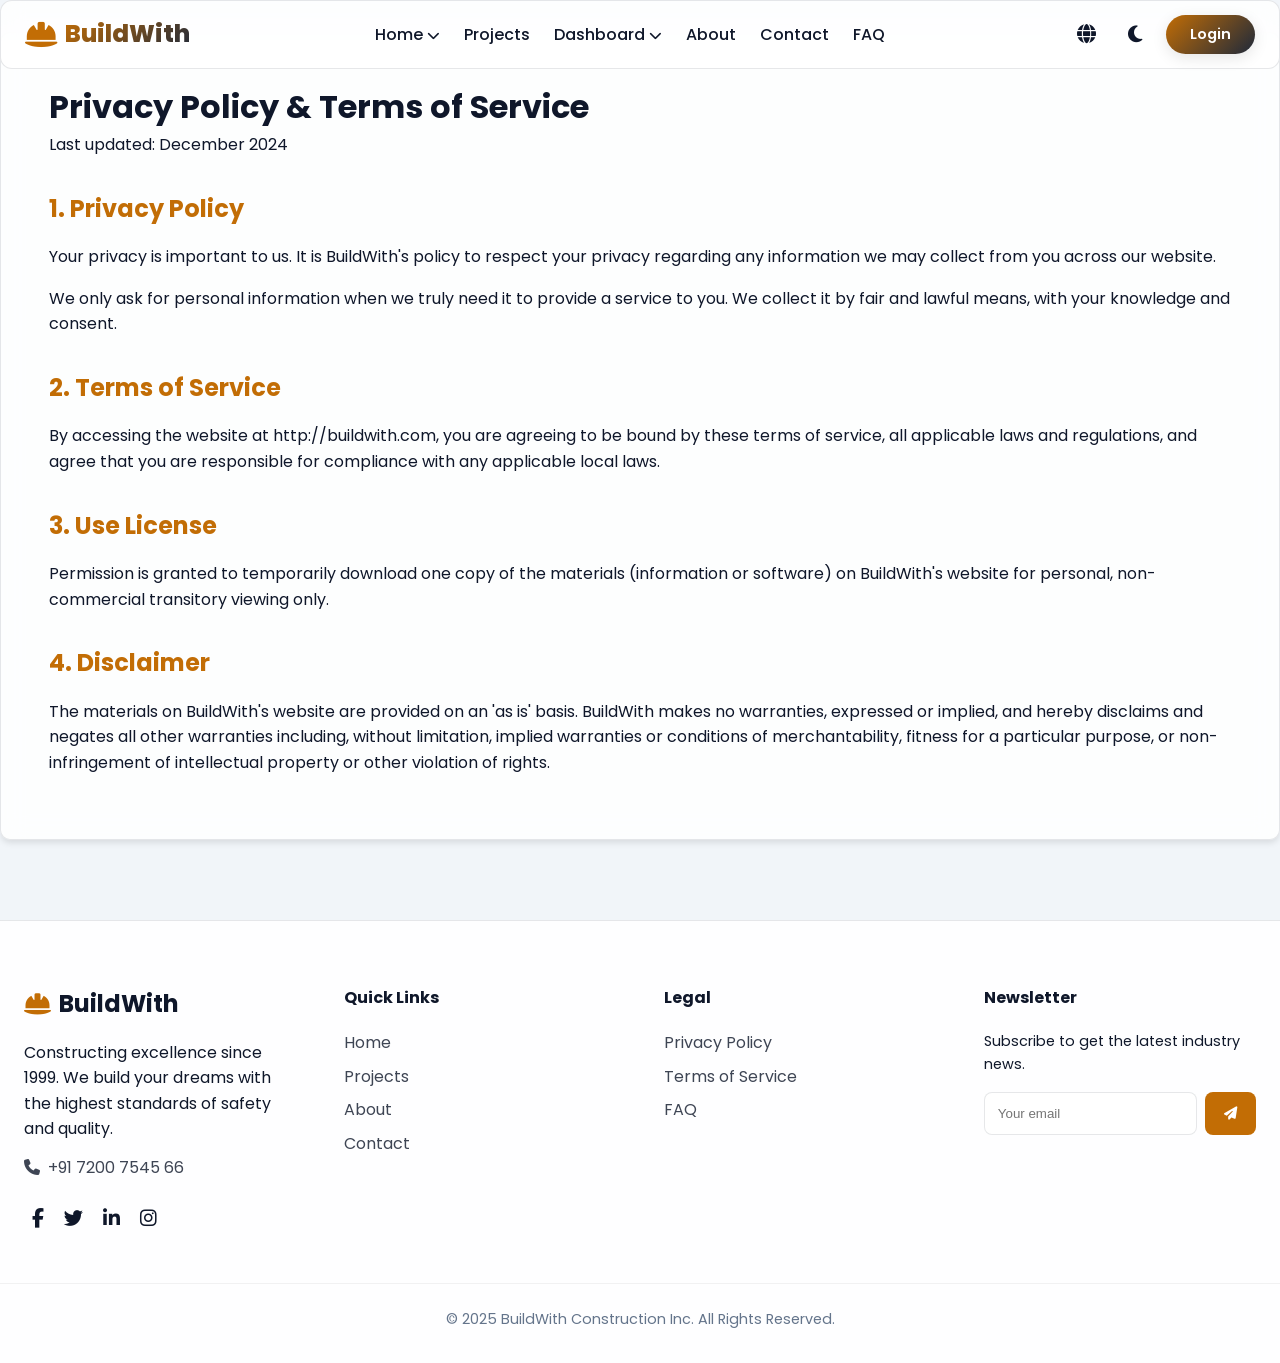
<file: privacy_terms.html>
<!DOCTYPE html>
<html lang="en">

<head>
    <meta charset="UTF-8">
    <meta name="viewport" content="width=device-width, initial-scale=1.0">
    <title>Privacy & Terms - BuildWith</title>
    <link rel="icon" type="image/svg+xml" href="assets/images/favicon.svg">
    <link rel="stylesheet" href="assets/css/style.css">
    <link rel="stylesheet" href="https://cdnjs.cloudflare.com/ajax/libs/font-awesome/6.4.0/css/all.min.css">
    <link href="https://fonts.googleapis.com/css2?family=Poppins:wght@300;400;600;700&display=swap" rel="stylesheet">
    <style>
        .legal-content h2 {
            margin-top: 2rem;
            margin-bottom: 1rem;
            color: var(--primary-color);
        }

        .legal-content p {
            margin-bottom: 1rem;
            line-height: 1.6;
        }
    </style>
</head>

<body>
    <!-- Navbar -->
    <nav class="navbar glass">
        <div class="container nav-container">
            <div class="logo">
                <a href="index.html" style="display: flex; align-items: center; gap: 0.5rem;">
                    <i class="fas fa-hard-hat" style="font-size: 1.8rem; color: var(--primary-color);"></i>
                    <h2
                        style="background: linear-gradient(135deg, var(--primary-color), var(--secondary-color)); -webkit-background-clip: text; background-clip: text; -webkit-text-fill-color: transparent; font-weight: 800; margin: 0;">
                        BuildWith</h2>
                </a>
            </div>

            <div class="hamburger" id="hamburger">
                <i class="fas fa-bars"></i>
            </div>

            <ul class="nav-menu" id="nav-menu">
                <li class="nav-item">
                    <span class="nav-link">Home <i class="fas fa-chevron-down" style="font-size: 0.8rem;"></i></span>
                    <ul class="dropdown-menu">
                        <li><a href="index.html" class="dropdown-item">Home 1</a></li>
                        <li><a href="index2.html" class="dropdown-item">Home 2</a></li>
                    </ul>
                </li>
                <li class="nav-item"><a href="projects.html" class="nav-link">Projects</a></li>
                <li class="nav-item">
                    <span class="nav-link">Dashboard <i class="fas fa-chevron-down"
                            style="font-size: 0.8rem;"></i></span>
                    <ul class="dropdown-menu">
                        <li><a href="user-dashboard.html" class="dropdown-item">User Dashboard</a></li>
                        <li><a href="admin-dashboard.html" class="dropdown-item">Admin Dashboard</a></li>
                    </ul>
                </li>
                <li class="nav-item"><a href="about.html" class="nav-link">About</a></li>
                <li class="nav-item"><a href="contact.html" class="nav-link">Contact</a></li>
                <li class="nav-item"><a href="faq.html" class="nav-link">FAQ</a></li>
            </ul>

            <div class="nav-controls">
                <button id="rtl-toggle" class="icon-btn" title="Toggle RTL"><i class="fas fa-globe"></i></button>
                <button id="theme-toggle" class="icon-btn" title="Toggle Theme"><i class="fas fa-moon"></i></button>
                <a href="login.html" class="cta-btn" style="padding: 0.5rem 1.5rem; font-size: 0.9rem;">Login</a>
            </div>
        </div>
    </nav>

    <div class="container section-padding legal-content glass"
        style="margin-top: 2rem; border-radius: 10px; padding: 3rem;">
        <h1>Privacy Policy & Terms of Service</h1>
        <p>Last updated: December 2024</p>

        <h2>1. Privacy Policy</h2>
        <p>Your privacy is important to us. It is BuildWith's policy to respect your privacy regarding any information
            we may collect from you across our website.</p>
        <p>We only ask for personal information when we truly need it to provide a service to you. We collect it by fair
            and lawful means, with your knowledge and consent.</p>

        <h2>2. Terms of Service</h2>
        <p>By accessing the website at http://buildwith.com, you are agreeing to be bound by these terms of service, all
            applicable laws and regulations, and agree that you are responsible for compliance with any applicable local
            laws.</p>

        <h2>3. Use License</h2>
        <p>Permission is granted to temporarily download one copy of the materials (information or software) on
            BuildWith's website for personal, non-commercial transitory viewing only.</p>

        <h2>4. Disclaimer</h2>
        <p>The materials on BuildWith's website are provided on an 'as is' basis. BuildWith makes no warranties,
            expressed or implied, and hereby disclaims and negates all other warranties including, without limitation,
            implied warranties or conditions of merchantability, fitness for a particular purpose, or non-infringement
            of intellectual property or other violation of rights.</p>
    </div>

    <!-- Footer -->
    <footer>
        <div class="container footer-grid">
            <div>
                <div style="display: flex; align-items: center; gap: 0.5rem; margin-bottom: 1rem;">
                    <i class="fas fa-hard-hat" style="font-size: 1.5rem; color: var(--primary-color);"></i>
                    <h3 style="font-size: 1.5rem; margin: 0;">BuildWith</h3>
                </div>
                <p>Constructing excellence since 1999. We build your dreams with the highest standards of safety and
                    quality.</p>
                <p style="margin-top: 0.8rem; opacity: 0.8;"><i class="fas fa-phone"
                        style="margin-right: 0.5rem;"></i>+91 7200 7545 66</p>
                <div style="margin-top: 1.5rem;">
                    <a href="#" class="icon-btn"><i class="fab fa-facebook-f"></i></a>
                    <a href="#" class="icon-btn"><i class="fab fa-twitter"></i></a>
                    <a href="#" class="icon-btn"><i class="fab fa-linkedin-in"></i></a>
                    <a href="#" class="icon-btn"><i class="fab fa-instagram"></i></a>
                </div>
            </div>
            <div>
                <h4 style="margin-bottom: 1.2rem;">Quick Links</h4>
                <ul style="opacity: 0.8;">
                    <li style="margin-bottom: 0.5rem;"><a href="index.html">Home</a></li>
                    <li style="margin-bottom: 0.5rem;"><a href="projects.html">Projects</a></li>
                    <li style="margin-bottom: 0.5rem;"><a href="about.html">About</a></li>
                    <li style="margin-bottom: 0.5rem;"><a href="contact.html">Contact</a></li>
                </ul>
            </div>
            <div>
                <h4 style="margin-bottom: 1.2rem;">Legal</h4>
                <ul style="opacity: 0.8;">
                    <li style="margin-bottom: 0.5rem;"><a href="privacy_terms.html">Privacy Policy</a></li>
                    <li style="margin-bottom: 0.5rem;"><a href="privacy_terms.html">Terms of Service</a></li>
                    <li style="margin-bottom: 0.5rem;"><a href="faq.html">FAQ</a></li>
                </ul>
            </div>
            <div>
                <h4 style="margin-bottom: 1.2rem;">Newsletter</h4>
                <p style="margin-bottom: 1rem; font-size: 0.9rem;">Subscribe to get the latest industry news.</p>
                <div style="display: flex; gap: 0.5rem;">
                    <input type="email" placeholder="Your email"
                        style="padding: 0.8rem; border: var(--glass-border); background: rgba(255,255,255,0.5); border-radius: 8px; width: 100%; outline: none;">
                    <button
                        style="padding: 0.8rem 1.2rem; background: var(--primary-color); color: white; border: none; border-radius: 8px; cursor: pointer;"><i
                            class="fas fa-paper-plane"></i></button>
                </div>
            </div>
        </div>
        <div
            style="text-align: center; margin-top: 3rem; padding-top: 1.5rem; border-top: 1px solid rgba(0,0,0,0.05); color: var(--text-muted); font-size: 0.9rem;">
            <p>&copy; 2025 BuildWith Construction Inc. All Rights Reserved.</p>
        </div>
    </footer>

    <script src="assets/js/data.js"></script>
    <script src="assets/js/rtl-toggle.js"></script>
    <script src="assets/js/main.js"></script>
</body>

</html>
</file>
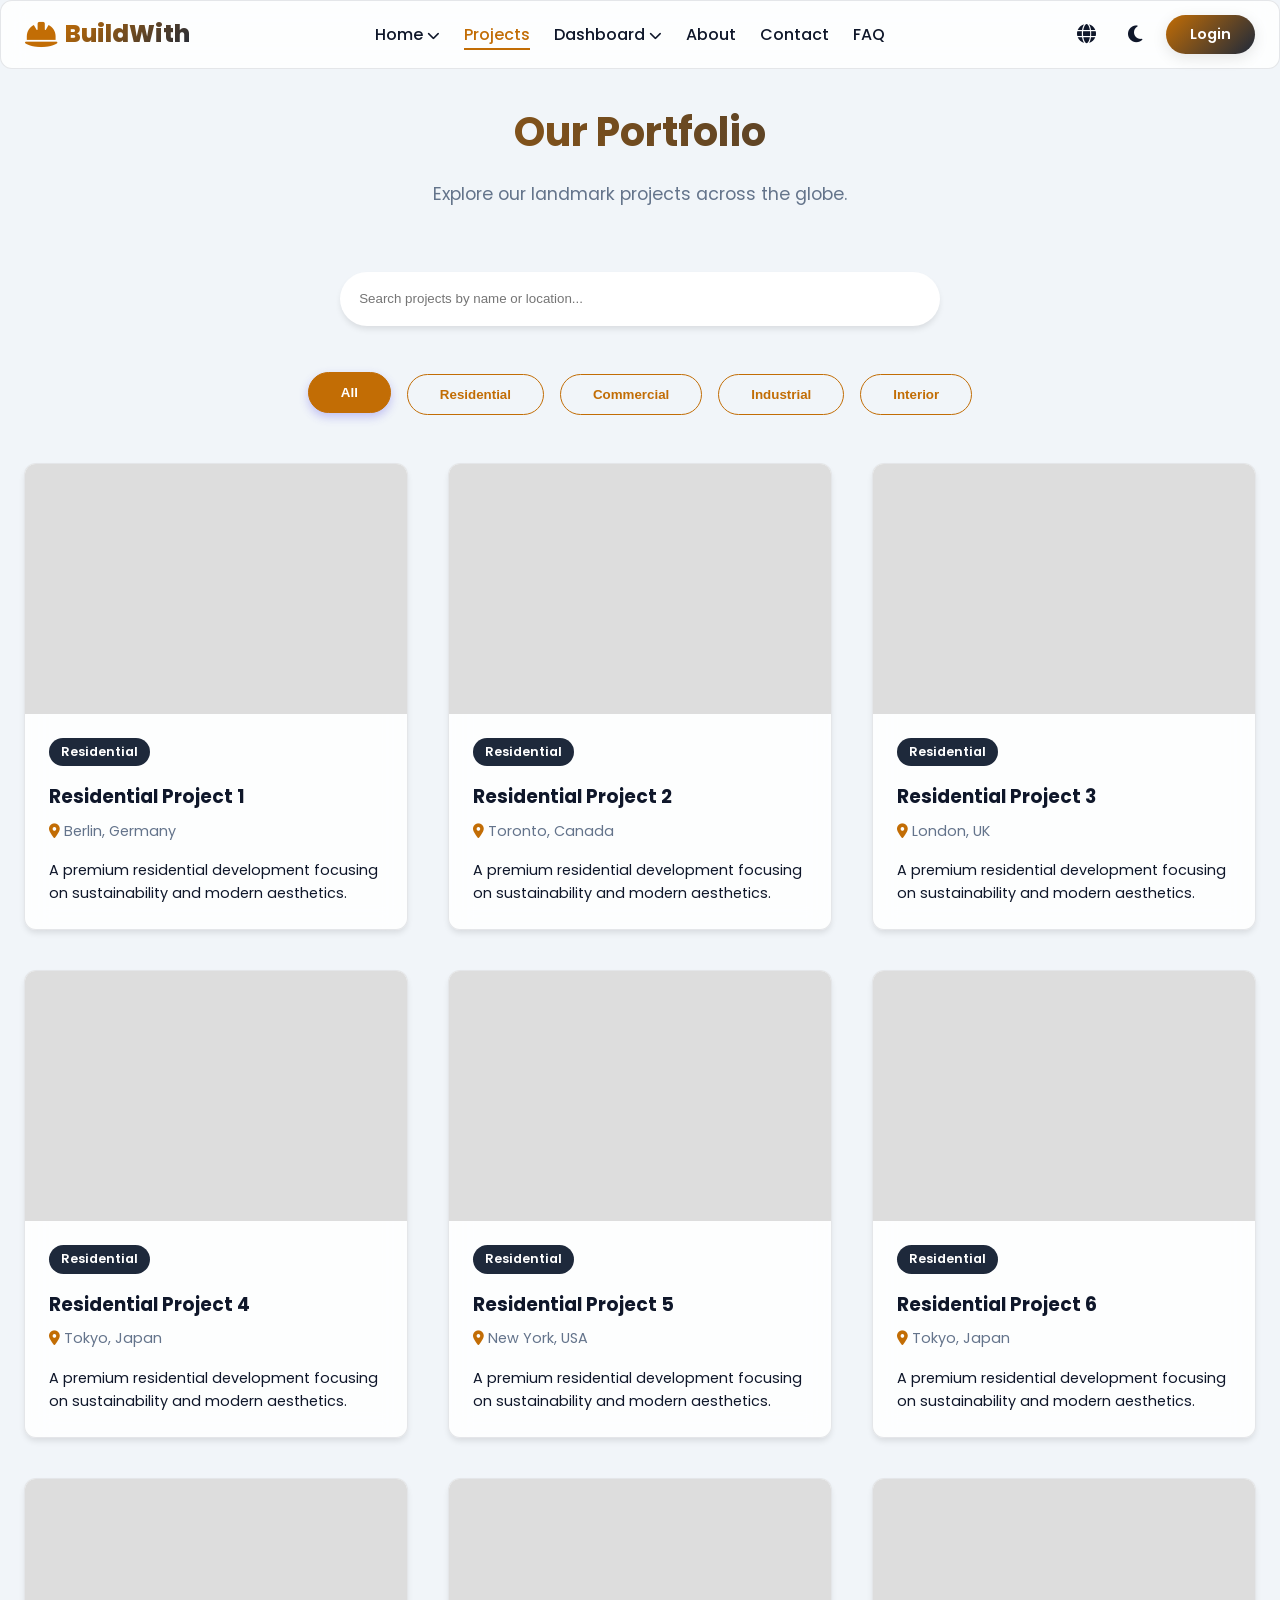
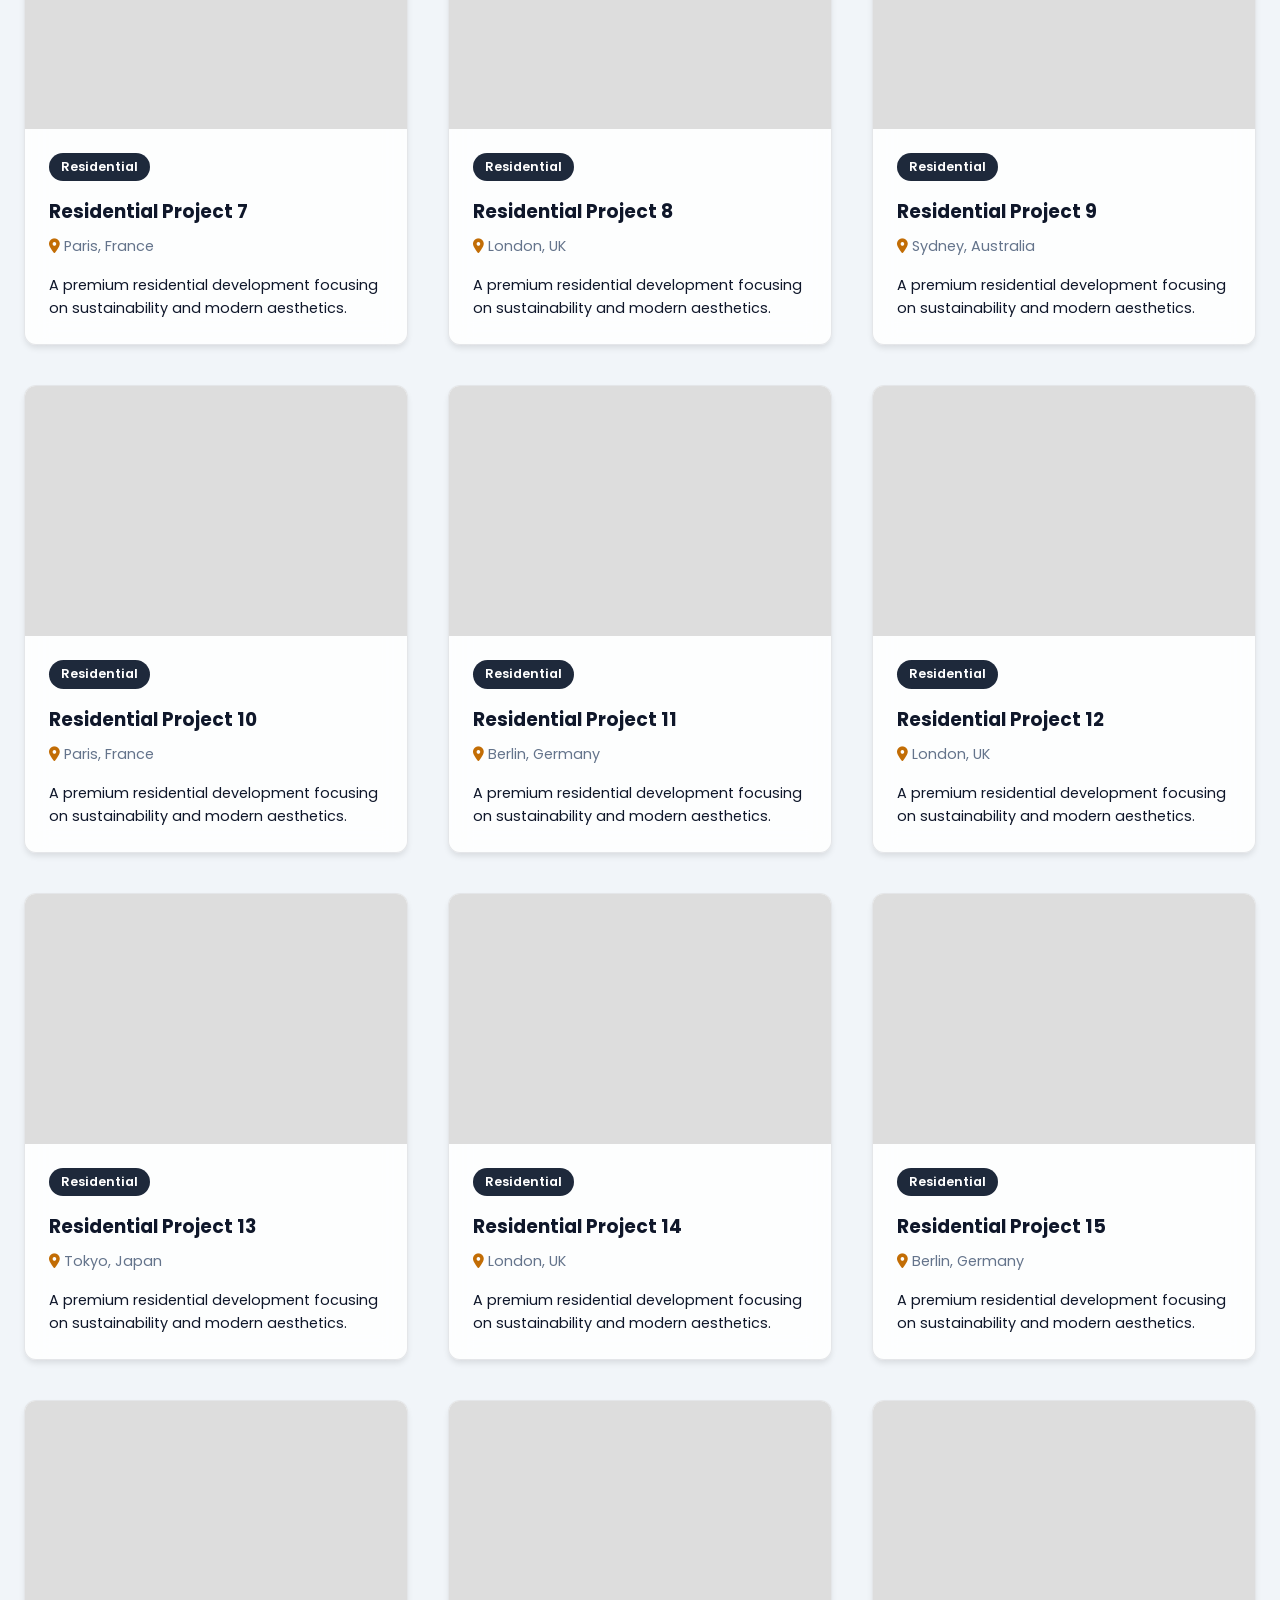
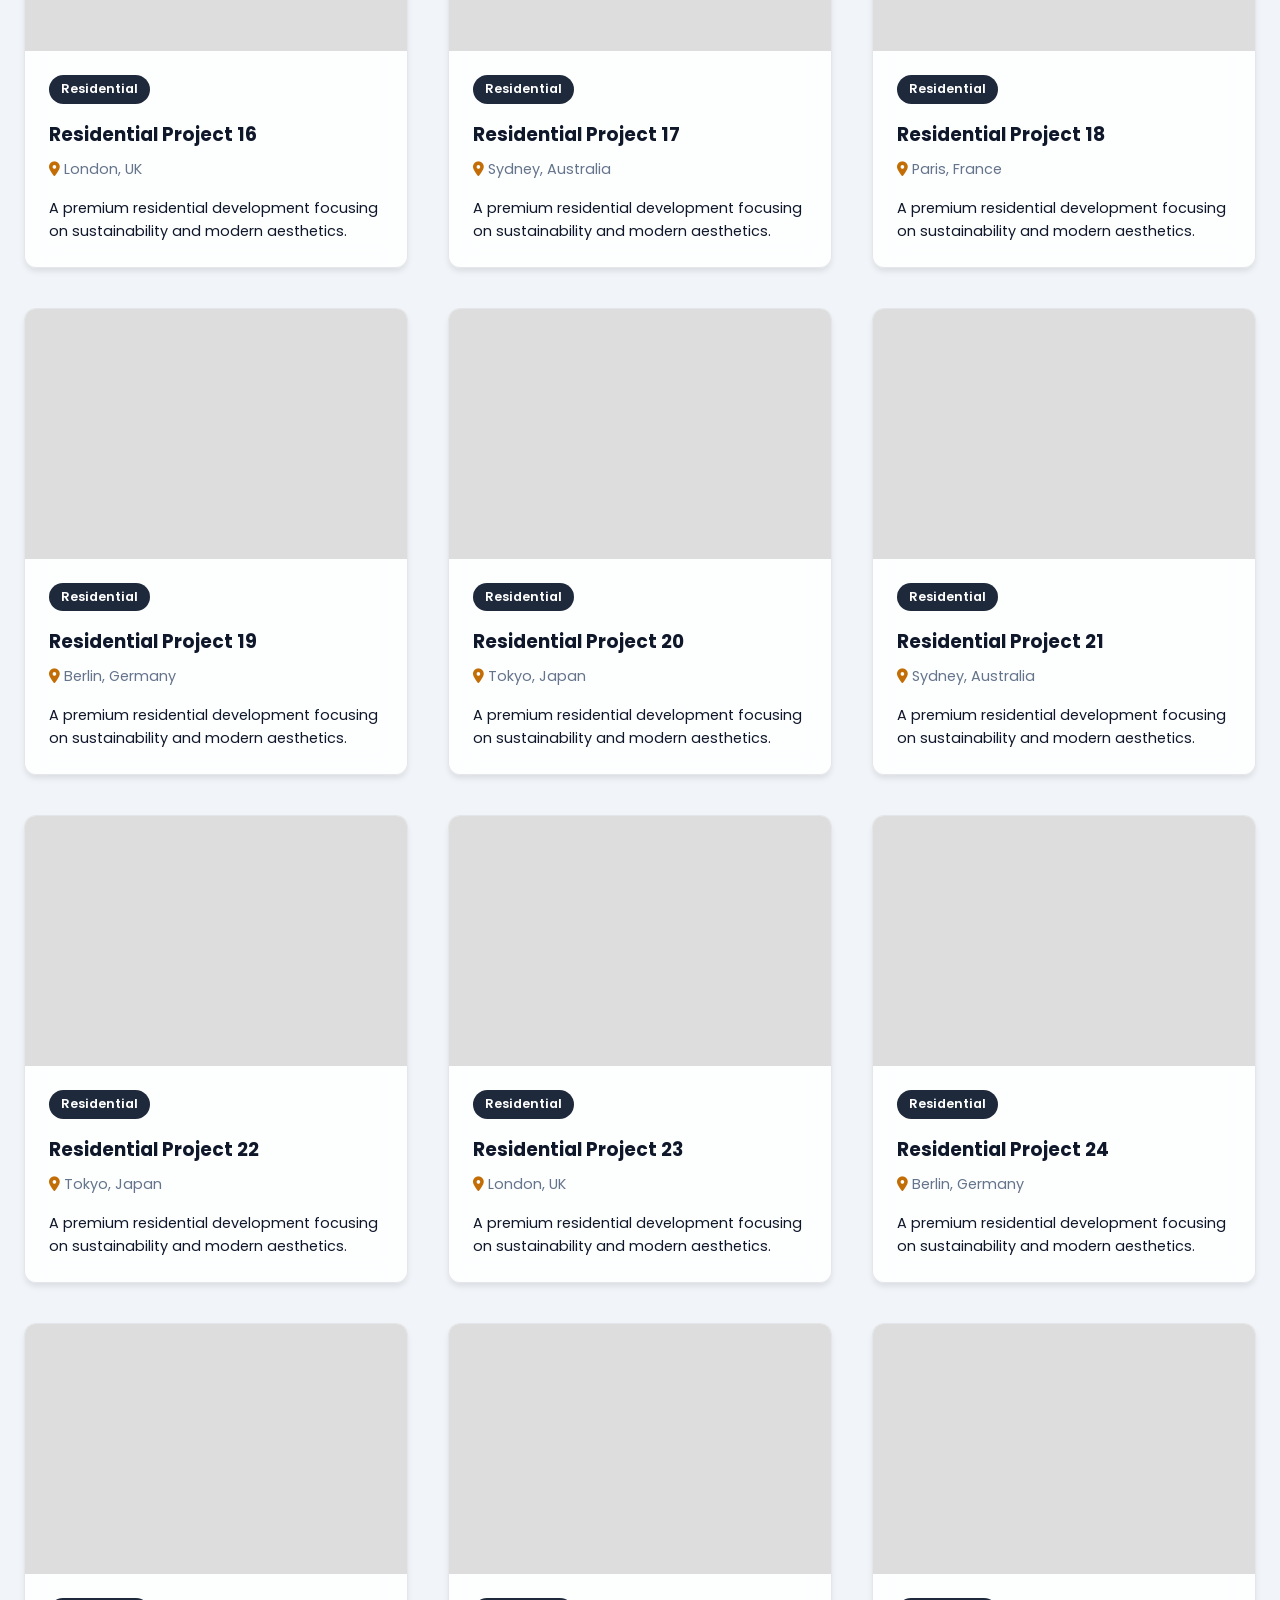
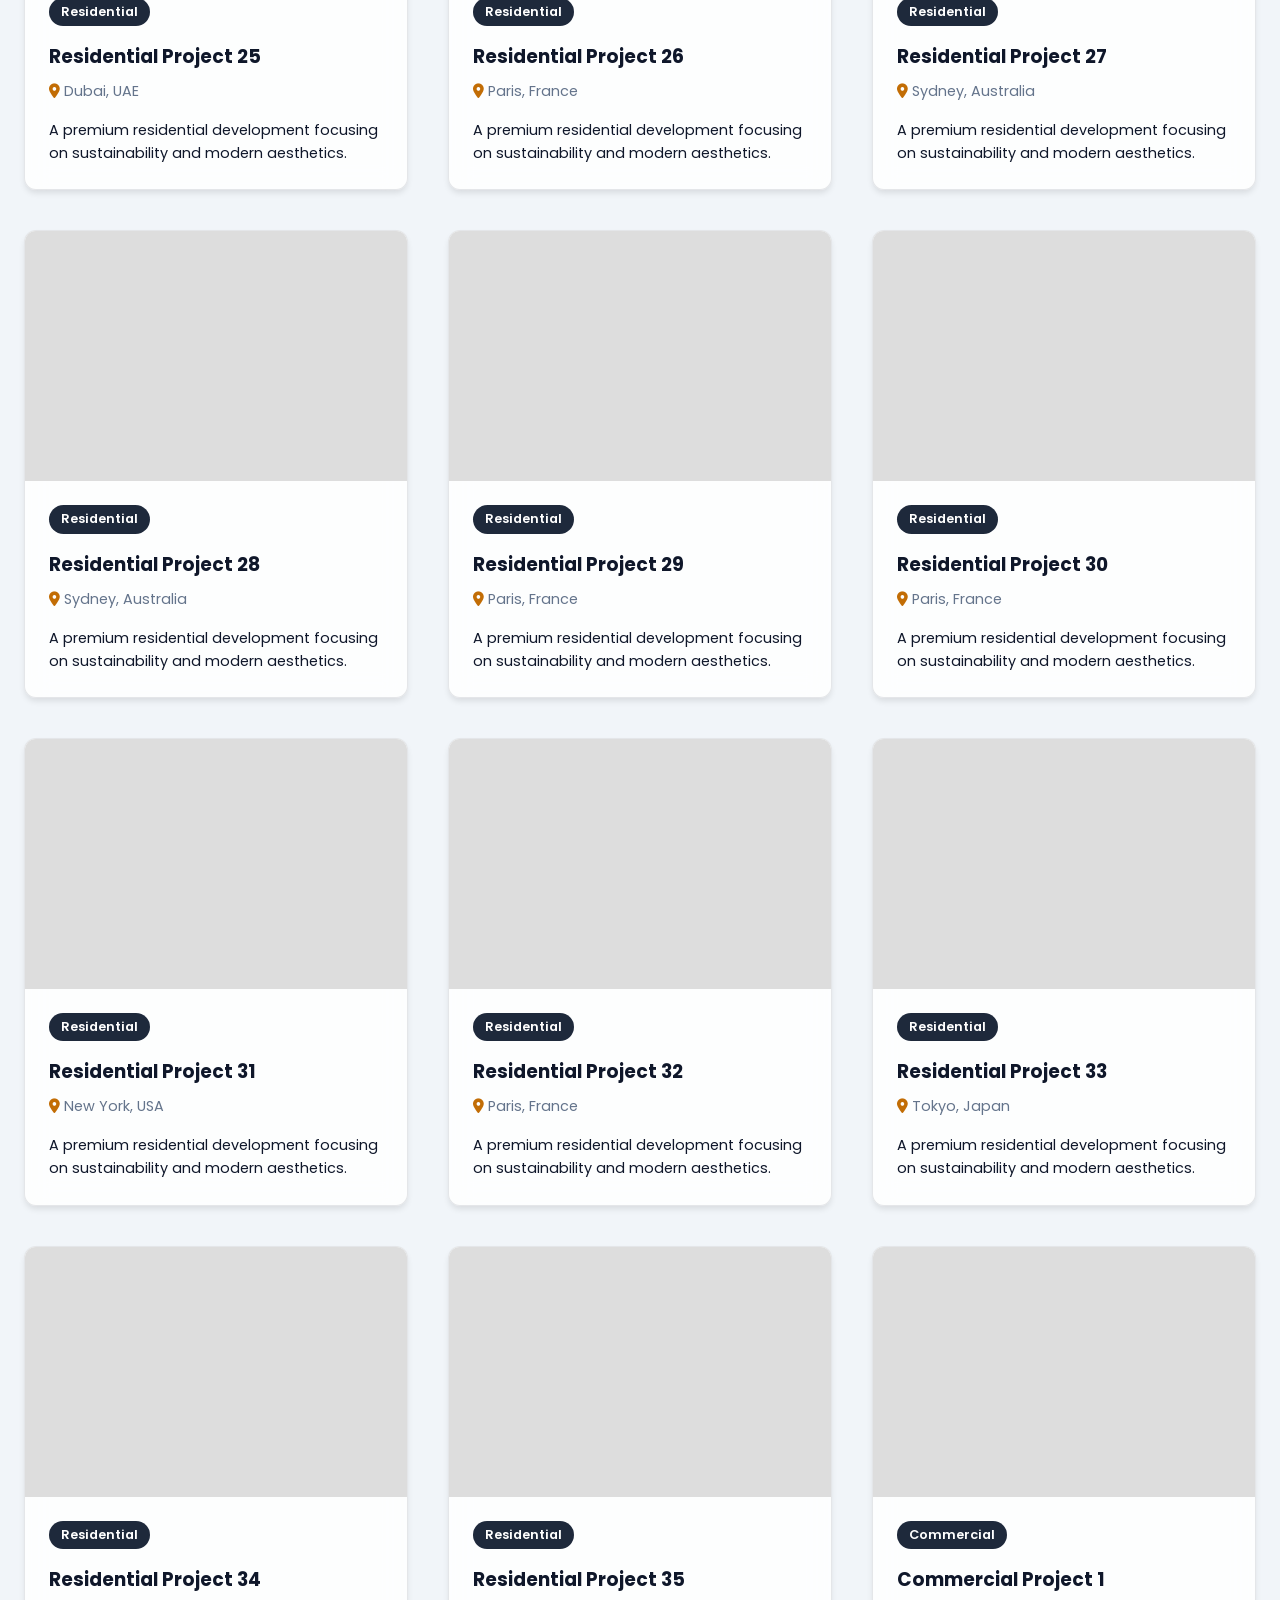
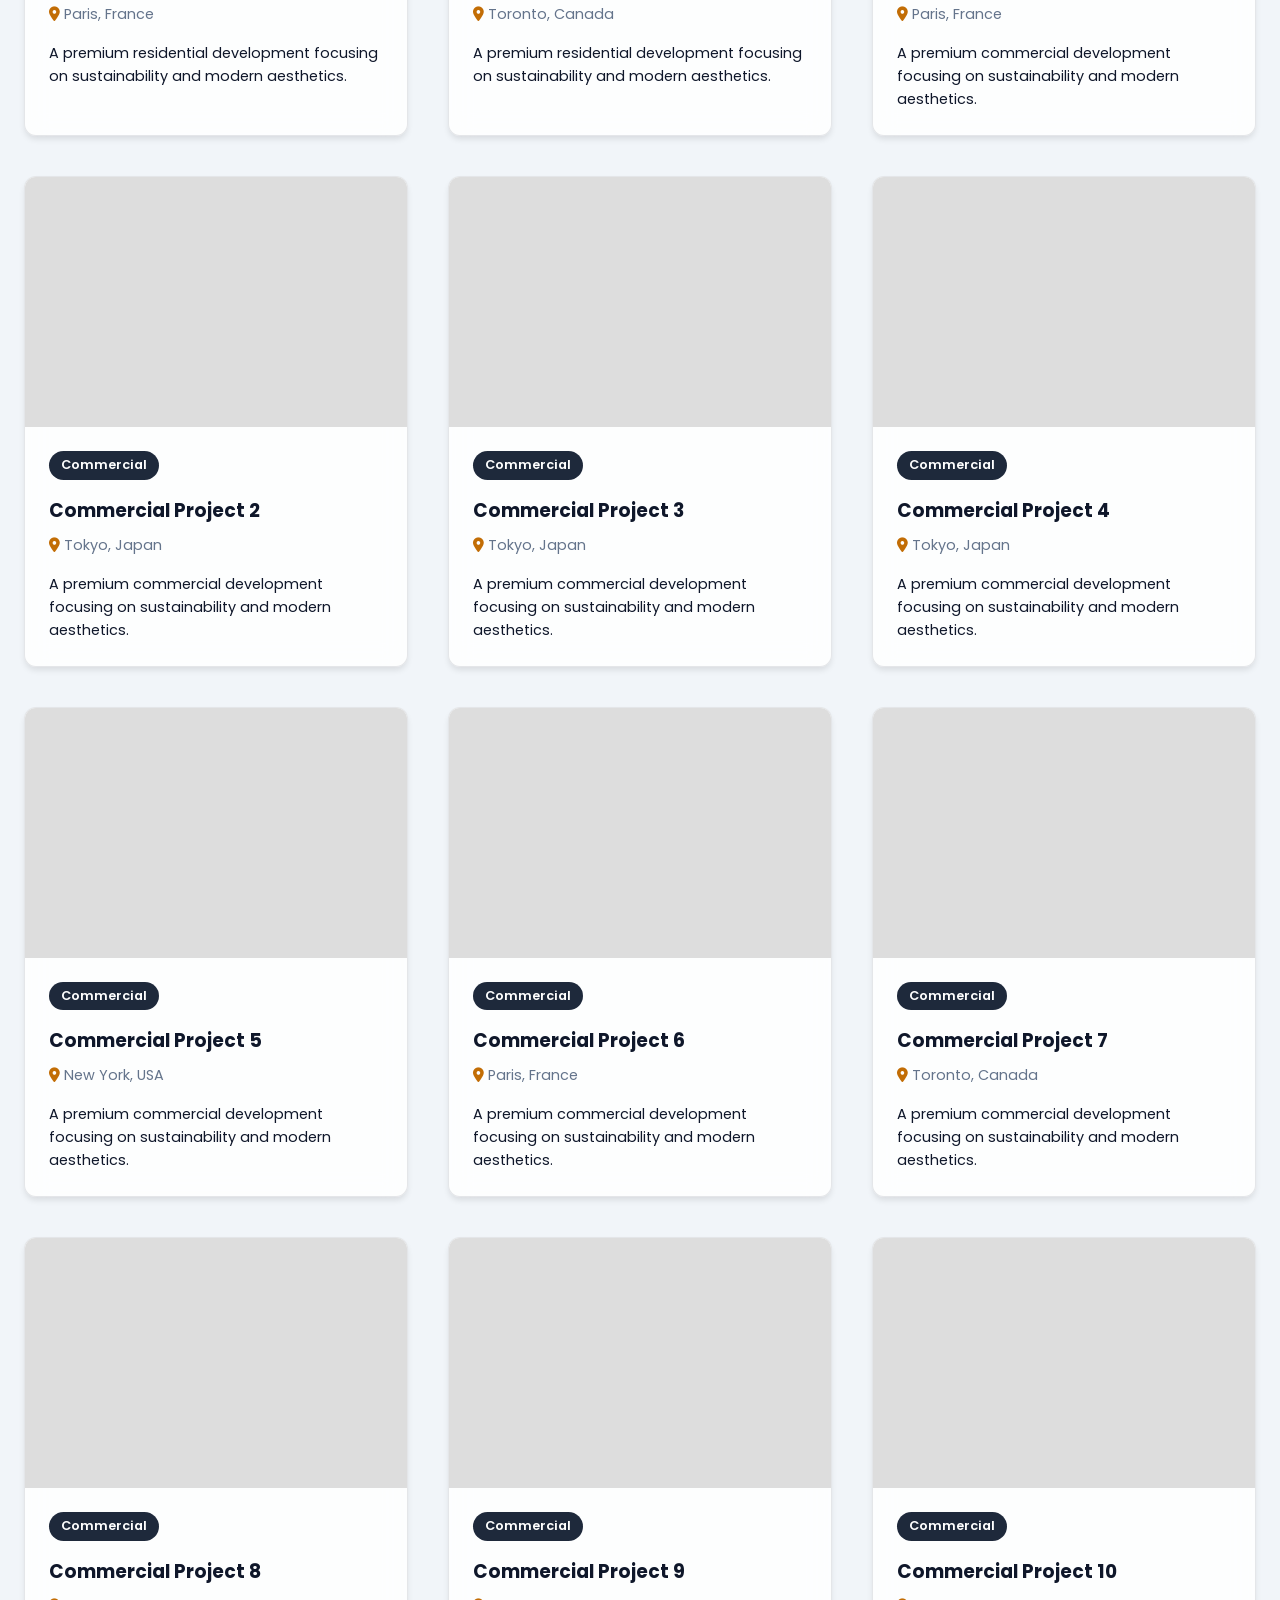
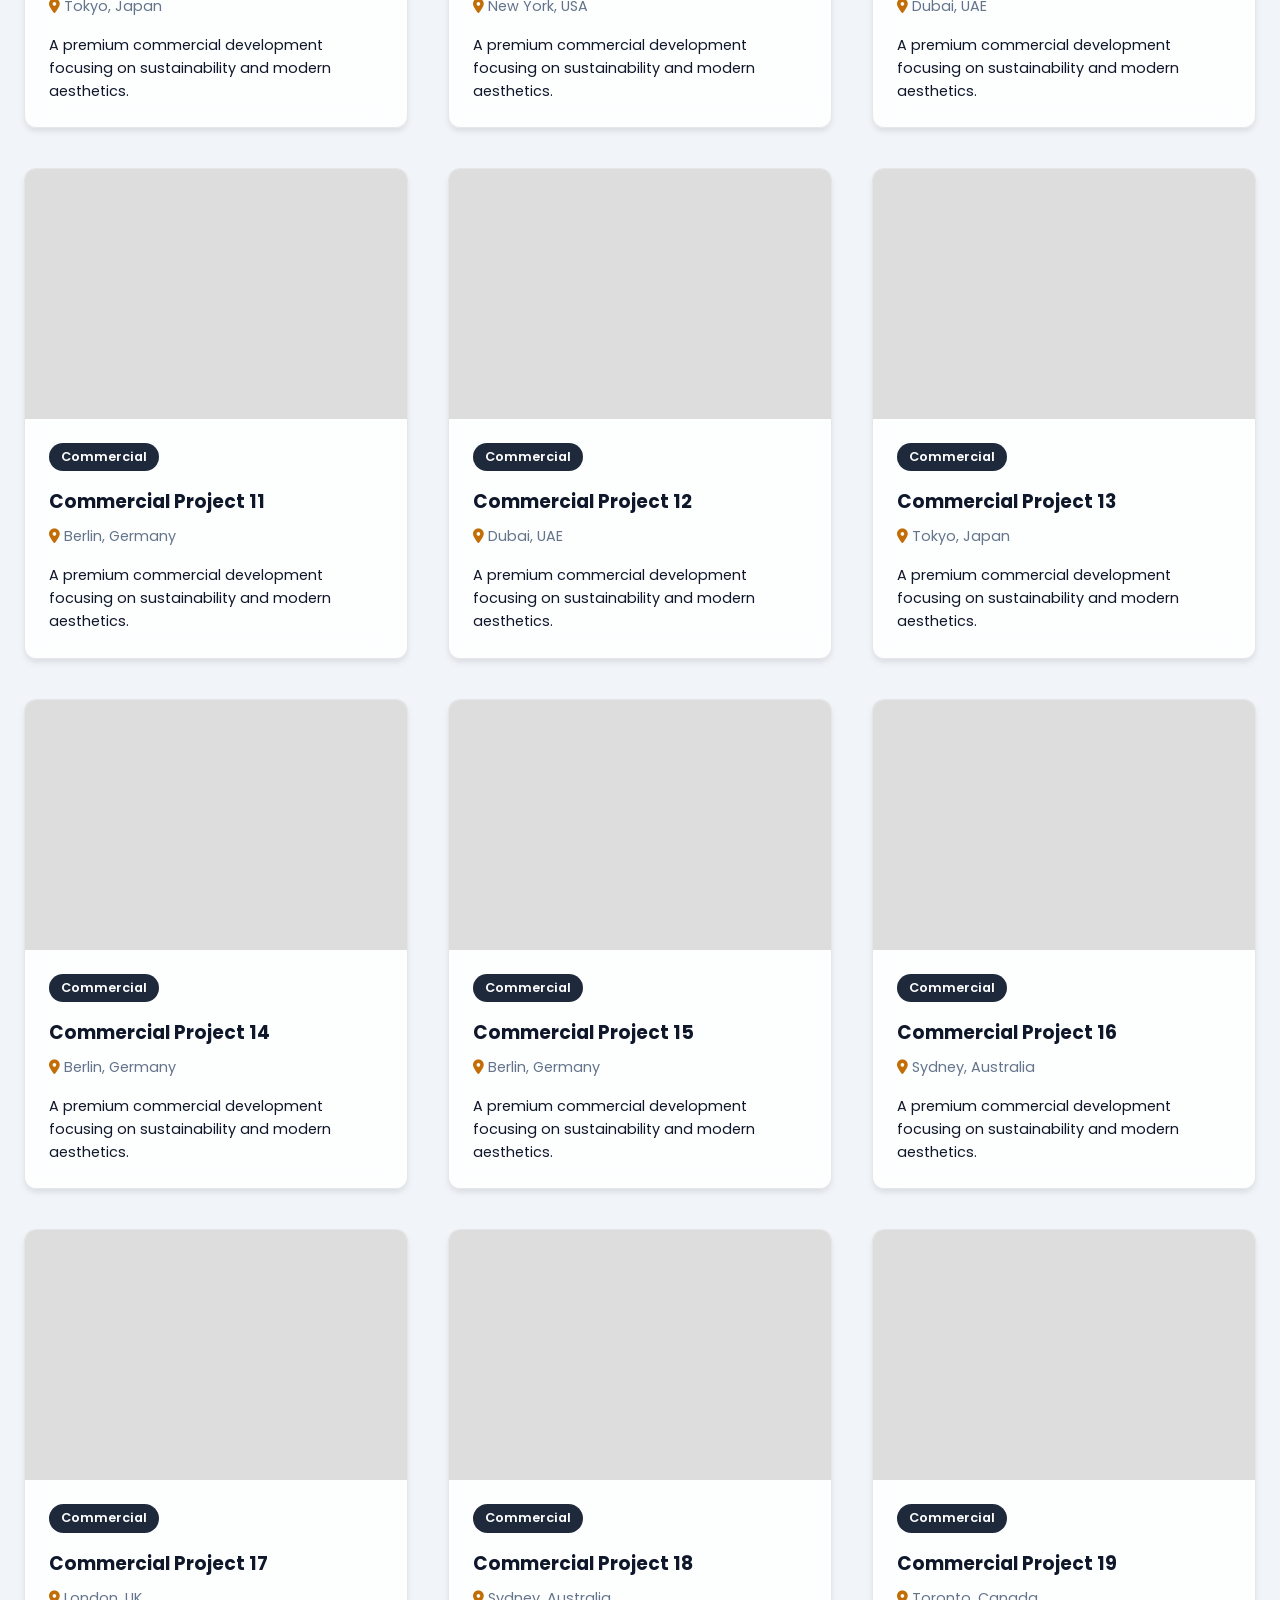
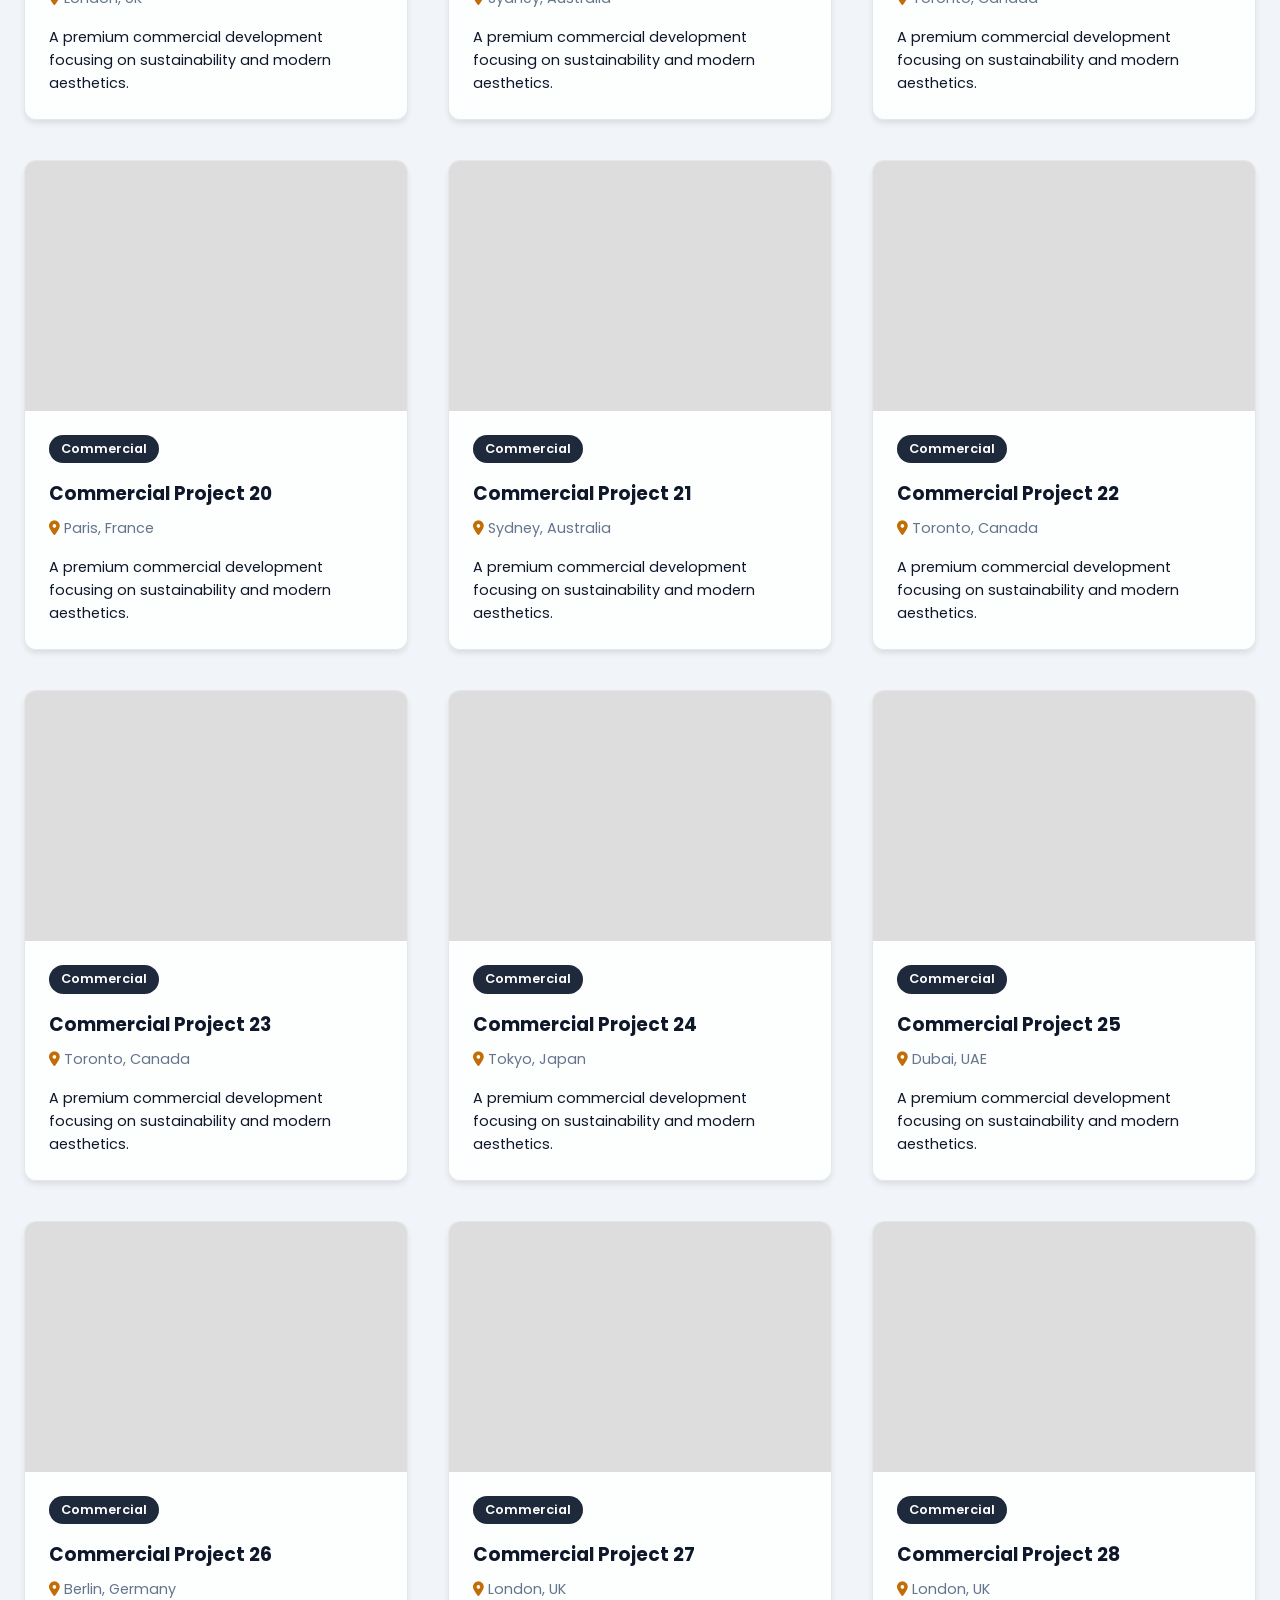
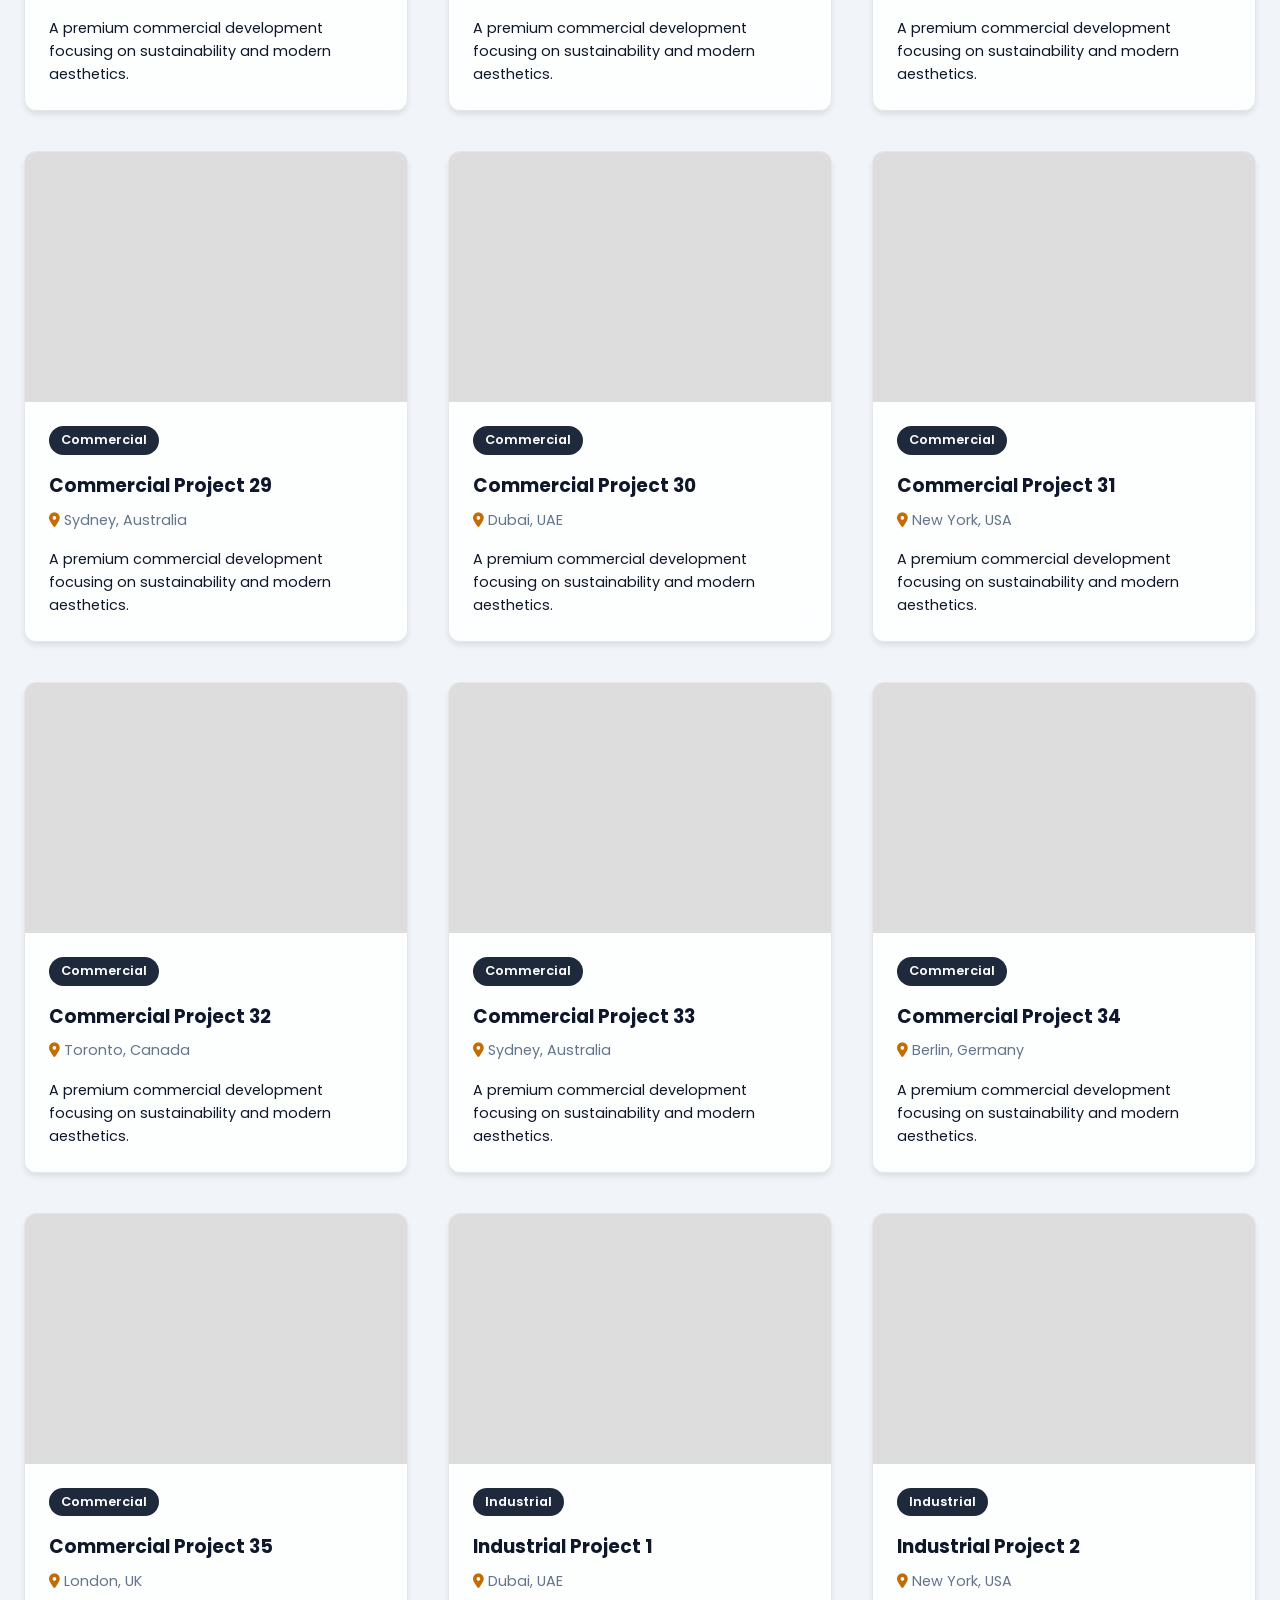
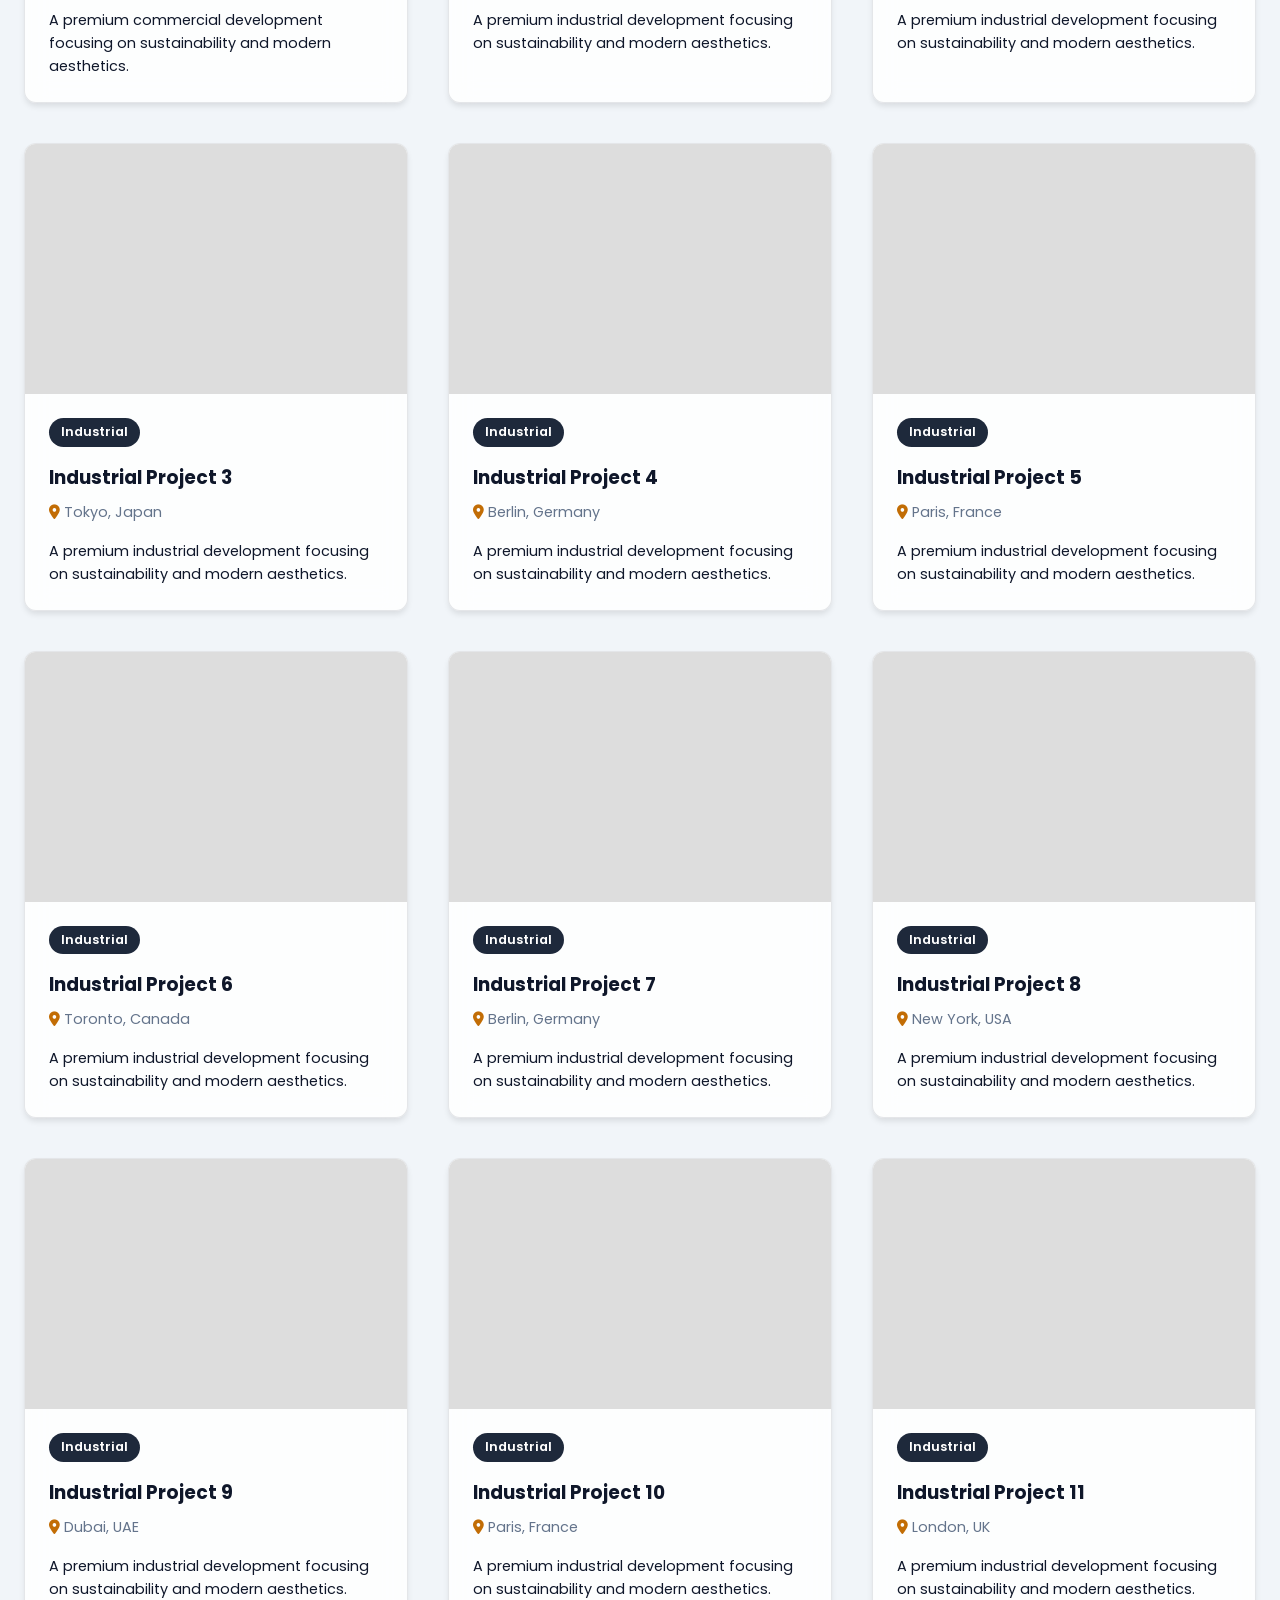
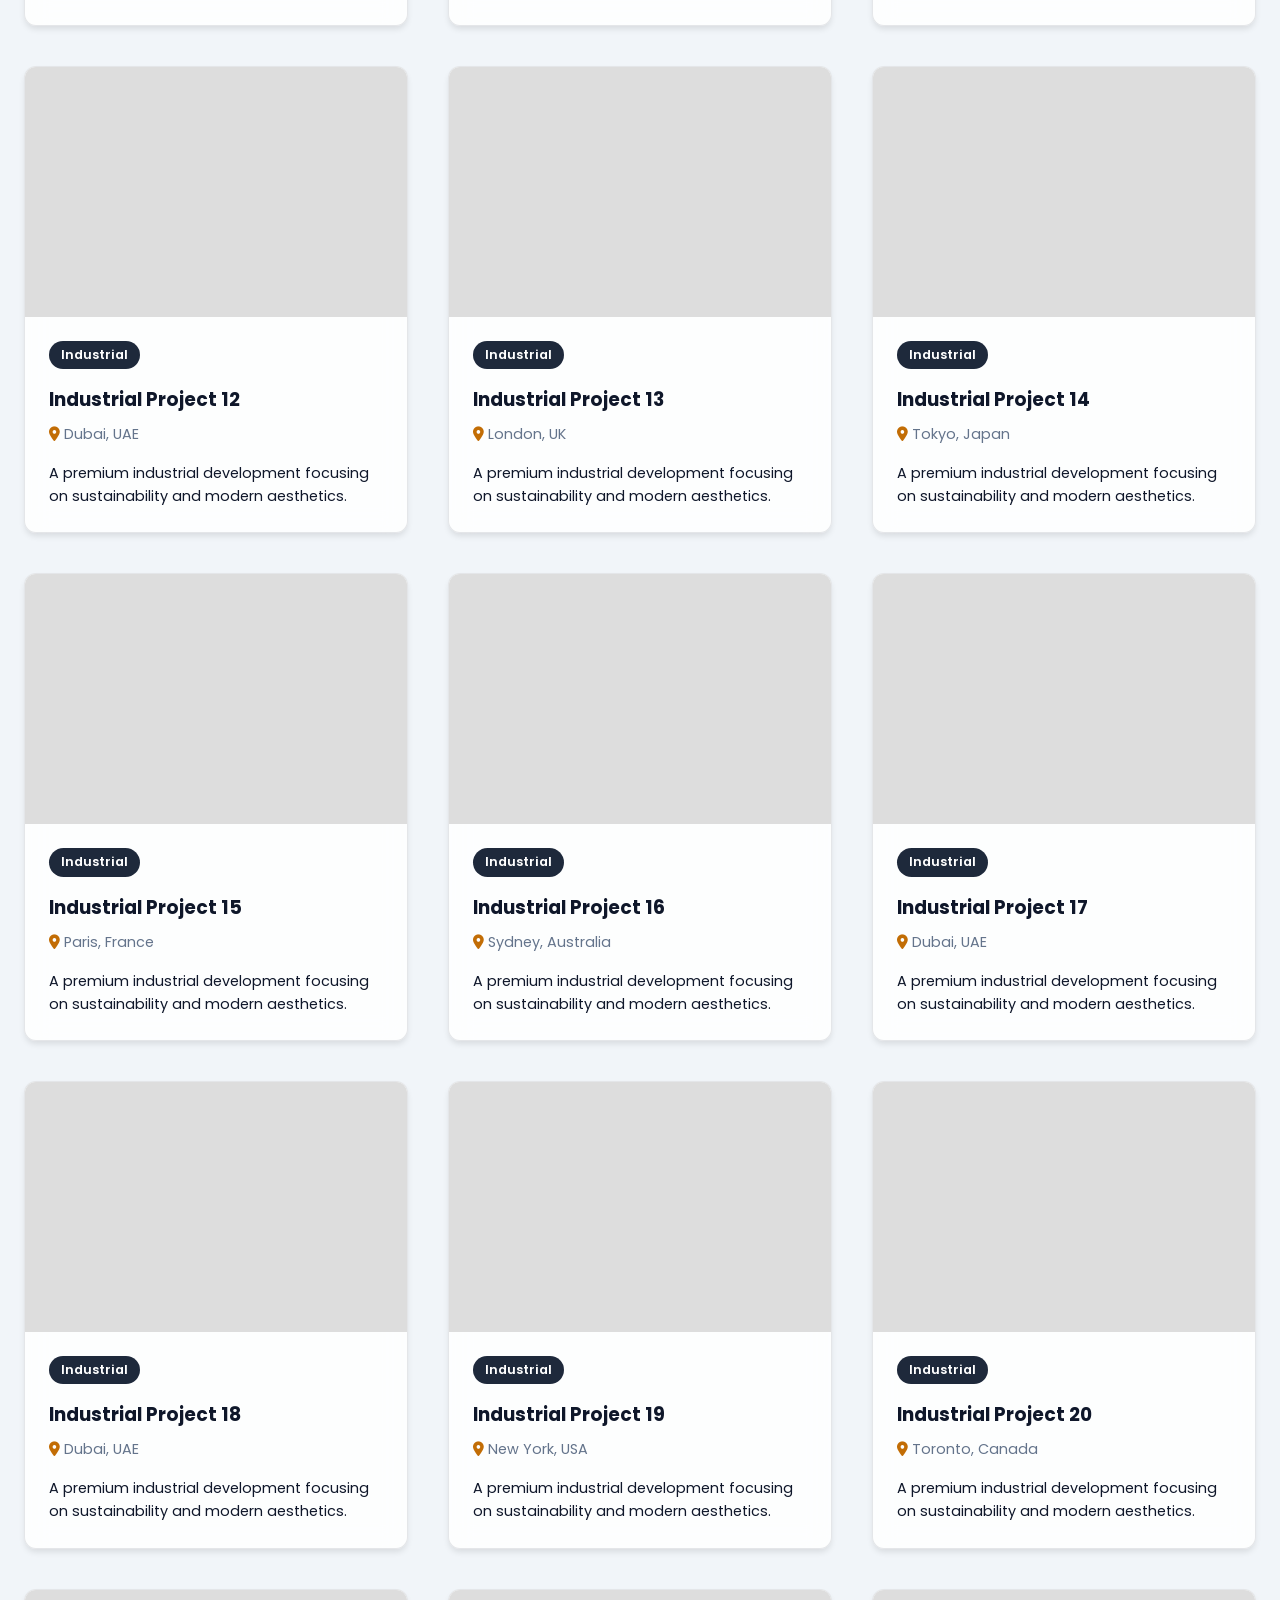
<file: projects.html>
<!DOCTYPE html>
<html lang="en">

<head>
    <meta charset="UTF-8">
    <meta name="viewport" content="width=device-width, initial-scale=1.0">
    <title>Projects - BuildWith</title>
    <link rel="icon" type="image/svg+xml" href="assets/images/favicon.svg">
    <link rel="stylesheet" href="assets/css/style.css">
    <link rel="stylesheet" href="https://cdnjs.cloudflare.com/ajax/libs/font-awesome/6.4.0/css/all.min.css">
    <link href="https://fonts.googleapis.com/css2?family=Poppins:wght@300;400;600;700&display=swap" rel="stylesheet">
    <style>
        .filters {
            display: flex;
            justify-content: center;
            gap: 1rem;
            margin-bottom: 3rem;
            flex-wrap: wrap;
        }

        .filter-btn {
            padding: 0.75rem 2rem;
            border: 1px solid var(--primary-color);
            background: transparent;
            color: var(--primary-color);
            border-radius: 50px;
            cursor: pointer;
            transition: all 0.3s;
            font-weight: 600;
        }

        .filter-btn.active,
        .filter-btn:hover {
            background: var(--primary-color);
            color: white;
            transform: translateY(-2px);
            box-shadow: 0 4px 10px rgba(79, 70, 229, 0.3);
        }

        .projects-grid {
            display: grid;
            grid-template-columns: repeat(auto-fill, minmax(320px, 1fr));
            gap: 2.5rem;
        }

        .project-card {
            border-radius: var(--border-radius);
            overflow: hidden;
            transition: transform 0.3s;
        }

        .project-img {
            height: 250px;
            background-color: #ddd;
            background-size: cover;
            background-position: center;
            position: relative;
        }

        .project-overlay {
            position: absolute;
            top: 0;
            left: 0;
            right: 0;
            bottom: 0;
            background: rgba(0, 0, 0, 0.4);
            opacity: 0;
            transition: opacity 0.3s;
            display: flex;
            align-items: center;
            justify-content: center;
        }

        .project-card:hover .project-overlay {
            opacity: 1;
        }

        .project-info {
            padding: 1.5rem;
        }

        .badge {
            display: inline-block;
            padding: 0.25rem 0.75rem;
            background: var(--secondary-color);
            color: white;
            border-radius: 20px;
            font-size: 0.8rem;
            margin-bottom: 0.5rem;
            font-weight: 600;
        }

        /* ROI Calculator */
        .roi-section {
            margin-top: 4rem;
            padding: 3rem;
            background: var(--card-bg);
            border-radius: 20px;
            border: var(--glass-border);
        }

        .form-group {
            margin-bottom: 1.5rem;
        }

        .form-group label {
            display: block;
            margin-bottom: 0.5rem;
            font-weight: 500;
        }

        .form-group input,
        .form-group select {
            width: 100%;
            padding: 1rem;
            border: 1px solid var(--glass-border);
            border-radius: 12px;
            background: rgba(255, 255, 255, 0.8);
            outline: none;
            transition: border-color 0.3s;
        }

        .form-group input:focus {
            border-color: var(--primary-color);
        }

        #roi-result {
            margin-top: 1rem;
            font-size: 1.2rem;
            font-weight: bold;
            color: var(--primary-color);
            min-height: 80px;
            display: flex;
            flex-direction: column;
            justify-content: center;
            align-items: center;
            background: rgba(255, 255, 255, 0.5);
            border-radius: 12px;
            padding: 1rem;
        }

        @media (max-width: 768px) {
            .filters {
                gap: 0.5rem;
                margin-bottom: 2rem;
                row-gap: 0.5rem;
                /* Explicitly reduce vertical gap */
            }

            .filter-btn {
                padding: 0.5rem 1rem;
                font-size: 0.85rem;
                border-width: 1px;
            }
        }
    </style>
</head>

<body class="page-with-fixed-nav">

    <!-- Standardized Navbar -->
    <nav class="navbar glass">
        <div class="container nav-container">
            <div class="logo">
                <a href="index.html" style="display: flex; align-items: center; gap: 0.5rem;">
                    <i class="fas fa-hard-hat" style="font-size: 1.8rem; color: var(--primary-color);"></i>
                    <h2
                        style="background: linear-gradient(135deg, var(--primary-color), var(--secondary-color)); -webkit-background-clip: text; background-clip: text; -webkit-text-fill-color: transparent; font-weight: 800; margin: 0;">
                        BuildWith</h2>
                </a>
            </div>

            <div class="hamburger" id="hamburger">
                <i class="fas fa-bars"></i>
            </div>

            <ul class="nav-menu" id="nav-menu">
                <div class="nav-close-btn"><i class="fas fa-times"></i></div>
                <li class="nav-item">
                    <span class="nav-link">Home <i class="fas fa-chevron-down" style="font-size: 0.8rem;"></i></span>
                    <ul class="dropdown-menu">
                        <li><a href="index.html" class="dropdown-item">Home 1</a></li>
                        <li><a href="index2.html" class="dropdown-item">Home 2</a></li>
                    </ul>
                </li>
                <li class="nav-item"><a href="projects.html" class="nav-link">Projects</a></li>
                <li class="nav-item">
                    <span class="nav-link">Dashboard <i class="fas fa-chevron-down"
                            style="font-size: 0.8rem;"></i></span>
                    <ul class="dropdown-menu">
                        <li><a href="user-dashboard.html" class="dropdown-item">User Dashboard</a></li>
                        <li><a href="admin-dashboard.html" class="dropdown-item">Admin Dashboard</a></li>
                    </ul>
                </li>
                <li class="nav-item"><a href="about.html" class="nav-link">About</a></li>
                <li class="nav-item"><a href="contact.html" class="nav-link">Contact</a></li>
                <li class="nav-item"><a href="faq.html" class="nav-link">FAQ</a></li>
            </ul>

            <div class="nav-controls">
                <button id="rtl-toggle" class="icon-btn" title="Toggle RTL"><i class="fas fa-globe"></i></button>
                <button id="theme-toggle" class="icon-btn" title="Toggle Theme"><i class="fas fa-moon"></i></button>
                <a href="login.html" class="cta-btn" style="padding: 0.5rem 1.5rem; font-size: 0.9rem;">Login</a>
            </div>
        </div>
    </nav>

    <div class="container section-padding">
        <div class="section-header">
            <h2>Our Portfolio</h2>
            <p>Explore our landmark projects across the globe.</p>
        </div>

        <!-- Search and Filter -->
        <div style="max-width: 600px; margin: 0 auto 3rem auto;">
            <input type="text" id="project-search" placeholder="Search projects by name or location..."
                style="width: 100%; padding: 1.2rem; border-radius: 30px; border: none; box-shadow: var(--shadow-md); outline: none;">
        </div>

        <div class="filters">
            <button class="filter-btn active" data-filter="all">All</button>
            <button class="filter-btn" data-filter="Residential">Residential</button>
            <button class="filter-btn" data-filter="Commercial">Commercial</button>
            <button class="filter-btn" data-filter="Industrial">Industrial</button>
            <button class="filter-btn" data-filter="Interior">Interior</button>
        </div>

        <div class="projects-grid" id="projects-container">
            <!-- Populated by JS -->
        </div>

        <!-- ROI Calculator -->
        <div class="roi-section glass">
            <h2 style="text-align: center; margin-bottom: 2rem;">ROI Calculator</h2>
            <div style="display: grid; grid-template-columns: repeat(auto-fit, minmax(300px, 1fr)); gap: 3rem;">
                <div>
                    <h3 style="margin-bottom: 1rem;">Project Details</h3>
                    <div class="form-group">
                        <label>Total Budget ($)</label>
                        <input type="number" id="roi-budget" placeholder="e.g. 50000">
                    </div>
                    <div class="form-group">
                        <label>Property Area (sq ft)</label>
                        <input type="number" id="roi-area" placeholder="e.g. 2000">
                    </div>
                    <div class="form-group">
                        <label>Project Type</label>
                        <select>
                            <option>Residential Remodel</option>
                            <option>Commercial Fit-out</option>
                            <option>New Construction</option>
                        </select>
                    </div>
                    <button class="cta-btn" onclick="calculateROI()" style="width: 100%;">Calculate Potential</button>
                </div>
                <div
                    style="display: flex; align-items: center; justify-content: center; flex-direction: column; text-align: center;">
                    <i class="fas fa-chart-line fa-3x" style="color: var(--secondary-color); margin-bottom: 1rem;"></i>
                    <h3>Estimated Value Increase</h3>
                    <p style="color: var(--text-muted); margin-bottom: 1rem;">Based on current market trends</p>
                    <div id="roi-result" style="width: 100%;">
                        Start with your estimated budget...
                    </div>
                </div>
            </div>
        </div>
    </div>

    <footer>
        <div class="container footer-grid">
            <div>
                <div style="display: flex; align-items: center; gap: 0.5rem; margin-bottom: 1rem;">
                    <i class="fas fa-hard-hat" style="font-size: 1.5rem; color: var(--primary-color);"></i>
                    <h3 style="font-size: 1.5rem; margin: 0;">BuildWith</h3>
                </div>
                <p>Constructing excellence since 1999. We build your dreams with the highest standards of safety and
                    quality.</p>
                <p style="margin-top: 0.8rem; opacity: 0.8;"><i class="fas fa-phone"
                        style="margin-right: 0.5rem;"></i>+91 7200 7545 66</p>
                <div style="margin-top: 1.5rem;">
                    <a href="#" class="icon-btn"><i class="fab fa-facebook-f"></i></a>
                    <a href="#" class="icon-btn"><i class="fab fa-twitter"></i></a>
                    <a href="#" class="icon-btn"><i class="fab fa-linkedin-in"></i></a>
                    <a href="#" class="icon-btn"><i class="fab fa-instagram"></i></a>
                </div>
            </div>
            <div>
                <h4 style="margin-bottom: 1.2rem;">Quick Links</h4>
                <ul style="opacity: 0.8;">
                    <li style="margin-bottom: 0.5rem;"><a href="index.html">Home</a></li>
                    <li style="margin-bottom: 0.5rem;"><a href="projects.html">Projects</a></li>
                    <li style="margin-bottom: 0.5rem;"><a href="about.html">About</a></li>
                    <li style="margin-bottom: 0.5rem;"><a href="contact.html">Contact</a></li>
                </ul>
            </div>
            <div>
                <h4 style="margin-bottom: 1.2rem;">Legal</h4>
                <ul style="opacity: 0.8;">
                    <li style="margin-bottom: 0.5rem;"><a href="privacy_terms.html">Privacy Policy</a></li>
                    <li style="margin-bottom: 0.5rem;"><a href="privacy_terms.html">Terms of Service</a></li>
                    <li style="margin-bottom: 0.5rem;"><a href="faq.html">FAQ</a></li>
                </ul>
            </div>
            <div>
                <h4 style="margin-bottom: 1.2rem;">Newsletter</h4>
                <p style="margin-bottom: 1rem; font-size: 0.9rem;">Subscribe to get the latest industry news.</p>
                <div style="display: flex; gap: 0.5rem;">
                    <input type="email" placeholder="Your email"
                        style="padding: 0.8rem; border: var(--glass-border); background: rgba(255,255,255,0.5); border-radius: 8px; width: 100%; outline: none;">
                    <button
                        style="padding: 0.8rem 1.2rem; background: var(--primary-color); color: white; border: none; border-radius: 8px; cursor: pointer;"><i
                            class="fas fa-paper-plane"></i></button>
                </div>
            </div>
        </div>
        <div
            style="text-align: center; margin-top: 3rem; padding-top: 1.5rem; border-top: 1px solid rgba(0,0,0,0.05); color: var(--text-muted); font-size: 0.9rem;">
            <p>&copy; 2025 BuildWith Construction Inc. All Rights Reserved.</p>
        </div>
    </footer>

    <script src="assets/js/data.js"></script>
    <script src="assets/js/rtl-toggle.js"></script>
    <script src="assets/js/main.js"></script>
    <script>
        // Project Rendering & Filtering
        const container = document.getElementById('projects-container');
        const searchInput = document.getElementById('project-search');
        const filterBtns = document.querySelectorAll('.filter-btn');

        function renderProjects(data) {
            container.innerHTML = data.map(project => `
                <div class="project-card glass">
                    <div class="project-img" style="background-image: url('${project.image}')">
                        <div class="project-overlay">
                            <button class="cta-btn" style="font-size:0.8rem; padding: 0.5rem 1rem;">View Details</button>
                        </div>
                    </div>
                    <div class="project-info">
                        <span class="badge">${project.category}</span>
                        <h3 style="margin: 0.5rem 0;">${project.title}</h3>
                        <p style="color: var(--text-muted); font-size: 0.9rem;"><i class="fas fa-map-marker-alt" style="color: var(--primary-color);"></i> ${project.location}</p>
                        <p style="margin-top: 1rem; font-size: 0.9rem;">${project.desc || ''}</p>
                    </div>
                </div>
            `).join('');
        }

        // Initial Render
        if (typeof projects !== 'undefined') {
            renderProjects(projects);
        }

        // Filter Logic
        filterBtns.forEach(btn => {
            btn.addEventListener('click', () => {
                filterBtns.forEach(b => b.classList.remove('active'));
                btn.classList.add('active');

                const category = btn.getAttribute('data-filter');
                if (category === 'all') {
                    renderProjects(projects);
                } else {
                    const filtered = projects.filter(p => p.category === category);
                    renderProjects(filtered);
                }
            });
        });

        // Search Logic
        searchInput.addEventListener('input', (e) => {
            const term = e.target.value.toLowerCase();
            const filtered = projects.filter(p => p.title.toLowerCase().includes(term) || p.location.toLowerCase().includes(term));
            renderProjects(filtered);
        });

        // ROI Logic
        function calculateROI() {
            const budget = parseFloat(document.getElementById('roi-budget').value);
            const area = parseFloat(document.getElementById('roi-area').value);

            if (!budget || !area) {
                alert('Please fill in all fields');
                return;
            }

            const roiPercent = 20 + (area / 800);
            const valueIncrease = budget * (roiPercent / 100);

            document.getElementById('roi-result').innerHTML = `
                <div style="font-size: 2.5rem; color: #10b981; margin-bottom: 0.5rem;">+$${valueIncrease.toLocaleString(undefined, { maximumFractionDigits: 0 })}</div>
                <div style="font-size: 1.1rem; color: var(--text-color); font-weight: 600;">${roiPercent.toFixed(1)}% ROI projected</div>
            `;
        }
    </script>
</body>

</html>
</file>
<file: assets/css/style.css>
/* Base Styles & Variables */
:root {
    /* Light Mode (Default) - "Construction Day" */
    --primary-color: #c26d05;
    /* Deepened Amber for Professional Look */
    /* Darker Amber for good contrast on light */
    --primary-light: #fbbf24;
    --secondary-color: #1e293b;
    /* Dark Slate */
    --accent-color: #475569;
    /* Slate 600 */

    --background-color: #f1f5f9;
    /* Slate 100 - Distinct Light BG */
    --text-color: #0f172a;
    /* Slate 900 - Dark Text */
    --text-muted: #64748b;
    /* Slate 500 */

    --card-bg: rgba(255, 255, 255, 0.85);
    /* Light glass */
    --nav-bg: rgba(255, 255, 255, 0.9);
    --glass-border: 1px solid rgba(15, 23, 42, 0.1);
    --glass-shadow: 0 4px 6px -1px rgba(0, 0, 0, 0.1);

    --shadow-sm: 0 1px 2px 0 rgba(0, 0, 0, 0.05);
    --shadow-md: 0 4px 6px -1px rgba(0, 0, 0, 0.1);
    --transition-speed: 0.3s;
    --border-radius: 12px;
}

body.dark-mode {
    /* Dark Mode - "Construction Night" */
    --primary-color: #f59e0b;
    /* Bright Amber */
    --primary-light: #fbbf24;
    --secondary-color: #3b82f6;
    /* Structural Blue */
    --accent-color: #94a3b8;
    /* Slate 400 */

    --background-color: #0f172a;
    /* Slate 900 - Deep Navy */
    --text-color: #f8fafc;
    /* Slate 50 - White Text */
    --text-muted: #cbd5e1;
    /* Slate 300 */

    --card-bg: rgba(30, 41, 59, 0.75);
    /* Dark Glass */
    --nav-bg: rgba(15, 23, 42, 0.9);
    --glass-border: 1px solid rgba(255, 255, 255, 0.1);
    --glass-shadow: 0 8px 32px 0 rgba(0, 0, 0, 0.4);

    --shadow-sm: 0 4px 6px -1px rgba(0, 0, 0, 0.3);
    --shadow-md: 0 10px 15px -3px rgba(0, 0, 0, 0.5);
    --shadow-md: 0 10px 15px -3px rgba(0, 0, 0, 0.5);

    /* Dark Mode Text Visibility Fixes */
    --text-color: #f1f5f9;
    /* Lighter text for better contrast */
    --text-muted: #cbd5e1;
}

body.dark-mode .card,
body.dark-mode .glass,
body.dark-mode .nav-menu,
body.dark-mode .dropdown-menu {
    color: var(--text-color);
}

body.dark-mode h1,
body.dark-mode h2,
body.dark-mode h3,
body.dark-mode h4,
body.dark-mode h5,
body.dark-mode h6 {
    color: #ffffff;
}

* {
    margin: 0;
    padding: 0;
    box-sizing: border-box;
}

html,
body {
    font-family: 'Poppins', sans-serif;
    background-color: var(--background-color);
    color: var(--text-color);
    transition: color var(--transition-speed);
    overflow-x: hidden;
    /* Prevent horizontal scroll */
    line-height: 1.6;
    min-height: 100vh;
    position: relative;
    width: 100%;
    max-width: 100%;
}

img,
video,
canvas,
iframe {
    max-width: 100%;
}

/* Particle Canvas Background */
#particles-canvas {
    position: fixed;
    top: 0;
    left: 0;
    width: 100%;
    height: 100%;
    z-index: -1;
    pointer-events: none;
}

a {
    text-decoration: none;
    color: inherit;
    transition: color 0.2s;
}

ul {
    list-style: none;
}

/* Professional Glassmorphism */
.glass {
    background: var(--card-bg);
    backdrop-filter: blur(12px);
    -webkit-backdrop-filter: blur(12px);
    border: var(--glass-border);
    box-shadow: var(--glass-shadow);
    border-radius: var(--border-radius);
    transition: transform 0.3s, box-shadow 0.3s, border-color 0.3s;
}

.glass:hover {
    transform: translateY(-5px);
    box-shadow: 0 15px 40px rgba(0, 0, 0, 0.4);
    border-color: rgba(245, 158, 11, 0.3);
    /* Subtle amber glow */
}

.glass-no-hover:hover {
    transform: none;
    box-shadow: var(--glass-shadow);
    border-color: var(--glass-border);
}

/* Wrapper */
.container {
    max-width: 1280px;
    margin: 0 auto;
    padding: 0 1.5rem;
}

.page-with-fixed-nav {
    padding-top: 100px;
    /* Spacer for fixed navbar */
}

/* RTL Support */
body.rtl-mode {
    direction: rtl;
}

body.rtl-mode .flip-rtl {
    transform: scaleX(-1);
}

/* Buttons */
.cta-btn {
    display: inline-block;
    padding: 0.75rem 2rem;
    background: linear-gradient(135deg, var(--primary-color), var(--secondary-color));
    color: white;
    border: none;
    border-radius: 50px;
    font-weight: 600;
    cursor: pointer;
    transition: transform 0.3s, box-shadow 0.3s;
    box-shadow: 0 4px 15px rgba(0, 0, 0, 0.1);
}

.cta-btn:hover {
    transform: translateY(-2px);
    box-shadow: 0 6px 20px rgba(79, 70, 229, 0.3);
}

.icon-btn {
    background: none;
    border: none;
    color: var(--text-color);
    font-size: 1.2rem;
    cursor: pointer;
    padding: 0.5rem;
    border-radius: 50%;
    transition: background 0.3s;
}

.icon-btn:hover {
    background: rgba(255, 255, 255, 0.2);
    color: var(--primary-color);
}

/* Dashboard Labels */
.dashboard-label {
    display: block;
    padding: 0.5rem 1rem;
    border-radius: 8px;
    font-weight: 700;
    text-align: center;
    margin-bottom: 1rem;
    font-size: 0.9rem;
    letter-spacing: 0.5px;
    text-transform: uppercase;
    white-space: nowrap;
}

.dashboard-label.admin {
    background: rgba(239, 68, 68, 0.15);
    color: #ef4444;
    border: 1px solid rgba(239, 68, 68, 0.3);
}

.dashboard-label.user {
    background: rgba(16, 185, 129, 0.15);
    color: #10b981;
    border: 1px solid rgba(16, 185, 129, 0.3);
}

@media (max-width: 900px) {
    .dashboard-label {
        margin-bottom: 0;
        margin-right: 1rem;
        display: flex;
        align-items: center;
    }
}

/* Navbar */
/* Navbar */
.navbar {
    position: fixed;
    top: 0;
    left: 0;
    width: 100%;
    z-index: 1000;
    padding: 0.8rem 0;
    transition: padding 0.3s;
    overflow: visible;
    /* Ensure dropdowns are not clipped */
}

.navbar.scrolled {
    padding: 0.5rem 0;
}

.nav-container {
    display: flex;
    justify-content: space-between;
    align-items: center;
    flex-wrap: nowrap;
    gap: 1rem;
}

.logo {
    flex-shrink: 0;
}

.logo a {
    display: flex;
    align-items: center;
    gap: 0.5rem;
    white-space: nowrap;
}

.nav-menu {
    display: flex;
    gap: 1.5rem;
    align-items: center;
}

.nav-controls {
    display: flex;
    align-items: center;
    gap: 1rem;
    flex-shrink: 0;
}

.nav-item {
    position: relative;
    padding: 0.5rem 0;
}

.nav-link {
    font-weight: 500;
    position: relative;
    cursor: pointer;
}

.nav-link::after {
    content: '';
    position: absolute;
    width: 0;
    height: 2px;
    bottom: -4px;
    left: 0;
    background: var(--primary-color);
    transition: width 0.3s;
}

.nav-link:hover::after,
.nav-link.active::after {
    width: 100%;
}

.nav-link.active {
    color: var(--primary-color);
}

/* Dropdown Menu */
.dropdown-menu {
    position: absolute;
    top: 100%;
    left: 0;
    background: var(--nav-bg);
    min-width: 220px;
    /* Increased width for better content fit */
    border-radius: 12px;
    padding: 0.5rem;
    opacity: 0;
    visibility: hidden;
    transform: translateY(15px);
    /* Start slightly lower */
    transition: all 0.3s cubic-bezier(0.16, 1, 0.3, 1);
    /* Smoother bounce */
    box-shadow: 0 10px 25px -5px rgba(0, 0, 0, 0.1), 0 8px 10px -6px rgba(0, 0, 0, 0.1);
    /* Stronger shadow to pop */
    border: var(--glass-border);
    backdrop-filter: blur(20px);
    display: flex;
    flex-direction: column;
    z-index: 2000;
    /* Ensure it floats above everything */
    margin-top: 10px;
    /* Gap from navbar */
}

body.rtl-mode .dropdown-menu {
    left: auto;
    right: 0;
}

.nav-item:hover .dropdown-menu {
    opacity: 1;
    visibility: visible;
    transform: translateY(0);
}

.dropdown-item {
    padding: 0.75rem 1rem;
    border-radius: 8px;
    font-size: 0.95rem;
    transition: background 0.2s;
}

.dropdown-item:hover {
    background: rgba(79, 70, 229, 0.1);
    color: var(--primary-color);
}

/* Mobile Menu */
.hamburger {
    display: none;
    cursor: pointer;
    font-size: 1.5rem;
    flex-shrink: 0;
}

.nav-close-btn {
    display: none;
}


@media (max-width: 900px) {
    .navbar {
        padding: 0.6rem 0;
    }

    .nav-container {
        padding: 0 1rem;
        gap: 0.5rem;
    }

    .logo a {
        gap: 0.3rem;
    }

    .logo i {
        font-size: 1.3rem !important;
    }

    .logo h2 {
        font-size: 1.2rem !important;
    }

    .nav-controls {
        gap: 0.5rem;
    }

    .icon-btn {
        font-size: 1rem;
        padding: 0.4rem;
    }

    .nav-controls .cta-btn {
        padding: 0.4rem 1rem !important;
        font-size: 0.85rem !important;
        white-space: nowrap;
    }

    .nav-controls>div[style*="width"] {
        width: 32px !important;
        height: 32px !important;
    }

    /* Mobile Menu Container - Stylish 3/4 Width */
    .nav-menu {
        position: fixed;
        left: -100%;
        top: 0;
        width: 75%;
        height: 100vh;

        /* Orange-White Theme */
        background: linear-gradient(135deg, #d97706, #fbbf24);
        /* background-size: 200% 200%; */
        /* animation: gradientBG 6s ease infinite; */

        /* Mass Shadow removed from base to fix overlay bug */
        box-shadow: none;

        flex-direction: column;
        justify-content: flex-start;
        align-items: flex-start;
        padding: 5rem 1.5rem 2rem;
        /* Adjusted padding to prevent cut-off */
        gap: 0;

        transition: left 0.4s cubic-bezier(0.16, 1, 0.3, 1),
            right 0.4s cubic-bezier(0.16, 1, 0.3, 1),
            box-shadow 0.4s ease;
        /* Animate shadow */
        z-index: 1100;
        border-radius: 0 25px 25px 0;
        overflow-y: auto;
        /* Ensure vertical scrolling */
        -webkit-overflow-scrolling: touch;

        /* Fix for Persistent Blur/Overlay */
        visibility: hidden;
        transition: left 0.4s cubic-bezier(0.16, 1, 0.3, 1),
            right 0.4s cubic-bezier(0.16, 1, 0.3, 1),
            box-shadow 0.4s ease,
            visibility 0s linear 0.4s;
        /* Hide after slide out */
    }

    body.dark-mode .nav-menu {
        background: linear-gradient(135deg, #d97706, #fbbf24);
        /* background-size: 200% 200%; */
    }

    /* Close Button */
    .nav-close-btn {
        position: absolute;
        top: 1.5rem;
        right: 1.5rem;
        width: 36px;
        height: 36px;
        background: rgba(255, 255, 255, 0.2);
        border-radius: 50%;
        display: flex;
        align-items: center;
        justify-content: center;
        cursor: pointer;
        color: white;
        font-size: 1.2rem;
        border: 1px solid rgba(255, 255, 255, 0.3);
        transition: all 0.3s;
        z-index: 10;
        opacity: 0;
        /* Animated in with menu */
        transform: scale(0.8);
    }

    .nav-menu.active .nav-close-btn {
        opacity: 1;
        transform: scale(1);
        transition-delay: 0.3s;
    }

    .nav-close-btn:hover {
        background: white;
        color: var(--primary-color);
        transform: rotate(90deg);
    }

    body.rtl-mode .nav-close-btn {
        right: auto;
        left: 1.5rem;
    }

    @keyframes gradientBG {
        0% {
            background-position: 0% 50%;
        }

        50% {
            background-position: 100% 50%;
        }

        100% {
            background-position: 0% 50%;
        }
    }

    .nav-menu.active {
        left: 0;
        /* Apply Massive Shadow only when active */
        box-shadow: 5px 0 25px rgba(0, 0, 0, 0.3), 0 0 0 100vw rgba(0, 0, 0, 0.6);
        visibility: visible;
        transition-delay: 0s;
        /* Show immediately */
    }

    /* RTL Support for Mobile Menu */
    body.rtl-mode .nav-menu {
        left: auto;
        right: -100%;
        border-radius: 25px 0 0 25px;
        border-right: none;
        align-items: flex-end;
        /* Align right in RTL */
        box-shadow: none;
        /* No shadow by default */
    }

    body.rtl-mode .nav-menu.active {
        left: auto;
        right: 0;
        /* RTL Shadow Direction */
        box-shadow: -5px 0 25px rgba(0, 0, 0, 0.3), 0 0 0 100vw rgba(0, 0, 0, 0.6);
    }

    /* Mobile Nav Items */
    .nav-item {
        width: 100%;
        border-bottom: 1px solid rgba(255, 255, 255, 0.1);
        padding: 0;
        opacity: 0;
        transform: translateX(-20px);
    }

    body.rtl-mode .nav-item {
        transform: translateX(20px);
    }

    .nav-menu.active .nav-item {
        animation: slideInItem 0.5s cubic-bezier(0.16, 1, 0.3, 1) forwards;
    }

    /* Staggered Delays */
    .nav-menu.active .nav-item:nth-child(1) {
        animation-delay: 0.1s;
    }

    .nav-menu.active .nav-item:nth-child(2) {
        animation-delay: 0.15s;
    }

    .nav-menu.active .nav-item:nth-child(3) {
        animation-delay: 0.2s;
    }

    .nav-menu.active .nav-item:nth-child(4) {
        animation-delay: 0.25s;
    }

    .nav-menu.active .nav-item:nth-child(5) {
        animation-delay: 0.3s;
    }

    .nav-menu.active .nav-item:nth-child(6) {
        animation-delay: 0.35s;
    }

    @keyframes slideInItem {
        from {
            opacity: 0;
            transform: translateX(-30px);
        }

        to {
            opacity: 1;
            transform: translateX(0);
        }
    }

    @keyframes slideInItemRTL {
        from {
            opacity: 0;
            transform: translateX(30px);
        }

        to {
            opacity: 1;
            transform: translateX(0);
        }
    }

    body.rtl-mode .nav-menu.active .nav-item {
        animation-name: slideInItemRTL;
    }

    .nav-link {
        display: block;
        padding: 1.2rem 0.5rem;
        font-size: 1.2rem;
        font-weight: 700;
        width: 100%;
        color: white;
        /* Always white on gradient */
        text-shadow: 0 2px 4px rgba(0, 0, 0, 0.1);
        transition: padding 0.3s;
    }

    .nav-link:hover {
        padding-left: 1.5rem;
        color: rgba(255, 255, 255, 0.9);
    }

    body.rtl-mode .nav-link:hover {
        padding-left: 0.5rem;
        padding-right: 1.5rem;
    }

    .nav-link i {
        display: none;
    }

    /* Dropdowns */
    .dropdown-menu {
        position: static;
        width: 100%;
        opacity: 1;
        visibility: visible;
        transform: none;
        background: transparent;
        box-shadow: none;
        border: none;
        padding: 0 0 1rem 1rem;
        display: flex;
        flex-direction: column;
        gap: 0.8rem;
        margin-top: 0;
    }

    body.rtl-mode .dropdown-menu {
        padding: 0 1rem 1rem 0;
    }

    .dropdown-item {
        background: rgba(255, 255, 255, 0.1);
        /* Translucent white pill */
        padding: 0.8rem 1.2rem;
        font-size: 1rem;
        color: white;
        border-radius: 50px;
        /* Pill shape */
        border: 1px solid rgba(255, 255, 255, 0.2);
        backdrop-filter: blur(5px);
        transition: all 0.2s;
        width: 90%;
    }

    .dropdown-item:hover {
        background: white;
        color: var(--primary-color);
        transform: translateX(5px);
    }

    .hamburger {
        display: block;
        z-index: 1001;
        order: -1;
        /* margin-right: auto; Removed for better alignment distribution */
    }

    body.rtl-mode .hamburger {
        margin-right: 0;
        margin-left: auto;
    }
}


/* Extra small screens */
@media (max-width: 480px) {
    .logo i {
        font-size: 1.1rem !important;
    }

    .logo h2 {
        font-size: 1rem !important;
    }

    .nav-controls {
        gap: 0.3rem;
    }

    .icon-btn {
        font-size: 0.9rem;
        padding: 0.3rem;
    }

    .nav-controls .cta-btn {
        padding: 0.35rem 0.8rem !important;
        font-size: 0.8rem !important;
    }

    .nav-controls>div[style*="width"] {
        width: 28px !important;
        height: 28px !important;
    }

    .hamburger {
        font-size: 1.2rem;
    }
}

/* Section Classes */
.section-header {
    text-align: center;
    margin-bottom: 4rem;
}

.section-header h2 {
    font-size: 2.5rem;
    margin-bottom: 1rem;
    background: linear-gradient(to right, var(--primary-color), var(--secondary-color));
    -webkit-background-clip: text;
    background-clip: text;
    -webkit-text-fill-color: transparent;
}

.section-header p {
    color: var(--text-muted);
    font-size: 1.1rem;
}

/* Footer */
footer {
    padding: 4rem 0 2rem;
    margin-top: 5rem;
    background: var(--nav-bg);
    border-top: var(--glass-border);
    backdrop-filter: blur(10px);
}

.footer-grid {
    display: grid;
    grid-template-columns: repeat(auto-fit, minmax(250px, 1fr));
    gap: 3rem;
}

@media (max-width: 768px) {
    footer {
        padding: 2rem 0 1rem;
        margin-top: 3rem;
    }

    .footer-grid {
        grid-template-columns: 1fr;
        gap: 1.5rem;
    }

    .footer-grid h3,
    .footer-grid h4 {
        margin-bottom: 0.8rem !important;
        font-size: 1.2rem !important;
    }

    .footer-grid p {
        margin-bottom: 0.5rem !important;
        font-size: 0.9rem;
    }

    .footer-grid ul li {
        margin-bottom: 0.3rem !important;
    }

    .footer-grid>div>div[style*="margin-top"] {
        margin-top: 0.8rem !important;
    }

    footer [style*="margin-top: 3rem"] {
        margin-top: 1.5rem !important;
        padding-top: 1rem !important;
    }
}

/* Animations */
@keyframes fadeInUp {
    from {
        opacity: 0;
        transform: translateY(30px);
    }

    to {
        opacity: 1;
        transform: translateY(0);
    }
}

.animate-fade-up {
    animation: fadeInUp 0.8s ease-out forwards;
}

.delay-100 {
    animation-delay: 0.1s;
}

.delay-200 {
    animation-delay: 0.2s;
}

.delay-300 {
    animation-delay: 0.3s;
}

/* Enhanced Hero */
.hero-wrapper {
    background: linear-gradient(rgba(15, 23, 42, 0.8), rgba(15, 23, 42, 0.7)), url('https://images.unsplash.com/photo-1541976544320-a9e4bb26b3d6?auto=format&fit=crop&q=80&w=2000');
    background-size: cover;
    background-position: center;
    background-attachment: fixed;
    color: white;
    min-height: 100vh;
    display: flex;
    align-items: center;
    position: relative;
    padding-top: 80px;
    /* Offset for fixed navbar */
}

.hero-grid {
    display: grid;
    grid-template-columns: 1.2fr 1fr;
    gap: 4rem;
    align-items: center;
    width: 100%;
}

.hero-subtitle {
    display: inline-block;
    padding: 0.5rem 1rem;
    background: rgba(255, 255, 255, 0.1);
    border: 1px solid rgba(255, 255, 255, 0.2);
    border-radius: 50px;
    font-size: 0.9rem;
    font-weight: 600;
    margin-bottom: 1.5rem;
    letter-spacing: 1px;
    text-transform: uppercase;
    backdrop-filter: blur(5px);
}

.hero-title {
    font-size: 4.5rem;
    line-height: 1.1;
    font-weight: 700;
    margin-bottom: 1.5rem;
    text-shadow: 0 10px 30px rgba(0, 0, 0, 0.5);
}

.text-gradient {
    background: linear-gradient(135deg, var(--primary-color), var(--primary-light));
    -webkit-background-clip: text;
    background-clip: text;
    -webkit-text-fill-color: transparent;
    display: inline-block;
    /* Fix for some browsers */
}

.hero-desc {
    font-size: 1.2rem;
    margin-bottom: 2.5rem;
    opacity: 0.9;
    max-width: 600px;
    line-height: 1.8;
}

.hero-btns {
    display: flex;
    gap: 1rem;
}

.cta-btn.primary {
    /* Inherits base .cta-btn */
}

.cta-btn.secondary {
    background: rgba(255, 255, 255, 0.1);
    backdrop-filter: blur(10px);
    border: 1px solid rgba(255, 255, 255, 0.2);
    box-shadow: none;
}

.cta-btn.secondary:hover {
    background: rgba(255, 255, 255, 0.2);
    border-color: white;
    transform: translateY(-2px);
}

/* Counter Styles */
.counter-box {
    padding: 2rem;
    text-align: center;
    transition: all 0.4s ease;
    border: 1px solid rgba(255, 255, 255, 0.1);
    background: rgba(255, 255, 255, 0.05);
    /* Lighter glass */
}

.counter-box:hover {
    transform: translateY(-10px);
    background: rgba(255, 255, 255, 0.15);
    border-color: var(--primary-color);
    box-shadow: 0 20px 40px rgba(0, 0, 0, 0.4);
}

.counter-icon {
    font-size: 2rem;
    color: var(--primary-color);
    margin-bottom: 1rem;
    opacity: 0.8;
    transition: transform 0.3s;
}

.counter-box:hover .counter-icon {
    transform: scale(1.2);
    opacity: 1;
}

.counter-number {
    font-size: 3.5rem;
    font-weight: 700;
    margin-bottom: 0.5rem;
    color: white;
    line-height: 1;
}

.counter-grid {
    display: grid;
    grid-template-columns: repeat(2, 1fr);
    gap: 1.5rem;
}

/* Scroll Down Indicator */
.scroll-down {
    position: absolute;
    bottom: 30px;
    left: 50%;
    transform: translateX(-50%);
    display: flex;
    flex-direction: column;
    align-items: center;
    gap: 0.5rem;
    opacity: 0.8;
    animation: bounce 2s infinite;
}

.scroll-down span {
    font-size: 0.8rem;
    letter-spacing: 2px;
    text-transform: uppercase;
}

@keyframes bounce {

    0%,
    20%,
    50%,
    80%,
    100% {
        transform: translateX(-50%) translateY(0);
    }

    40% {
        transform: translateX(-50%) translateY(10px);
    }

    60% {
        transform: translateX(-50%) translateY(5px);
    }
}

/* Responsiveness */
@media (max-width: 1024px) {
    .hero-title {
        font-size: 3.5rem;
    }
}

@media (max-width: 900px) {
    .hero-wrapper {
        padding: 6rem 0;
        /* Reduced top padding */
        height: auto;
        min-height: auto;
    }

    .hero-grid {
        grid-template-columns: 1fr;
        text-align: center;
        gap: 3rem;
    }

    .hero-subtitle {
        margin: 0 auto 1rem;
    }

    .hero-desc {
        margin: 0 auto 2rem;
    }

    .hero-btns {
        justify-content: center;
    }

    .counter-grid {
        margin-top: 2rem;
    }
}

@media (max-width: 480px) {
    .hero-title {
        font-size: 2.5rem;
    }

    .hero-btns {
        flex-direction: column;
    }

    .counter-grid {
        gap: 1rem;
    }

    .counter-number {
        font-size: 2.5rem;
    }
}

/* RTL Support */
body.rtl-mode .hero-wrapper {
    /* RTL adjustments if needed */
}

body.rtl-mode .hero-grid {
    /* Grid automatically flips with direction: rtl */
}

body.rtl-mode .hero-btns {
    flex-direction: row-reverse;
}

/* Fix flex direction for RTL in buttons if they are row by default */
body.rtl-mode .hero-btns {
    /* direction: rtl already handles order visually, 
      but if we want specific visual order reverse, use row-reverse.
      Actually, natural flow is fine. 
   */
}

body.rtl-mode .loading-text {
    /* ... */
}
}

/* Chart Title Colors for Dashboards */
.chart-container h3,
.chart-container h1,
.stat-card h3 {
    color: var(--text-color);
    /* Ensure visibility in both modes */
}

/* RTL Mobile Menu Fix */
/* RTL Mobile Menu Fix */



/* FAQ Categories */
.faq-categories {
    display: flex;
    justify-content: center;
    gap: 1rem;
    flex-wrap: wrap;
    margin-bottom: 3rem;
}

.faq-btn {
    padding: 0.8rem 1.5rem;
    border-radius: 30px;
    background: var(--card-bg);
    border: var(--glass-border);
    cursor: pointer;
    transition: all 0.3s;
    font-weight: 600;
}

.faq-btn.active,
.faq-btn:hover {
    background: var(--primary-color);
    color: white;
    transform: translateY(-2px);
    box-shadow: 0 5px 15px rgba(79, 70, 229, 0.3);
}

/* About Page Styles */
.about-hero {
    min-height: 60vh;
    display: flex;
    align-items: center;
    justify-content: center;
    text-align: center;
    background: linear-gradient(rgba(0, 0, 0, 0.7), rgba(0, 0, 0, 0.7)), url('https://images.unsplash.com/photo-1531835551805-16d864c8d311?auto=format&fit=crop&q=80&w=2000');
    background-size: cover;
    background-attachment: fixed;
    color: white;
}

.mission-vision-grid {
    display: grid;
    grid-template-columns: repeat(auto-fit, minmax(300px, 1fr));
    gap: 2rem;
    gap: 2rem;
    margin-top: -2rem;
    /* Reduced overlapping to prevent issues */
    z-index: 10;
    z-index: 10;
    position: relative;
}

/* Login Page Specifics */
.login-body {
    background: linear-gradient(rgba(0, 0, 0, 0.7), rgba(0, 0, 0, 0.7)), url('https://images.unsplash.com/photo-1503387762-592deb58ef4e?auto=format&fit=crop&q=80&w=2000');
    background-size: cover;
    background-position: center;
    background-attachment: fixed;
    min-height: 100vh;
    display: flex;
    align-items: center;
    justify-content: center;
}

.login-container {
    width: 100%;
    max-width: 400px;
    padding: 2.5rem;
    background: rgba(255, 255, 255, 0.9);
    backdrop-filter: blur(10px);
    border-radius: 16px;
    box-shadow: 0 10px 30px rgba(0, 0, 0, 0.2);
    border: 1px solid rgba(255, 255, 255, 0.3);
}

body.dark-mode .login-container {
    background: rgba(15, 23, 42, 0.9);
    border: 1px solid rgba(255, 255, 255, 0.1);
}

.login-brand {
    text-align: center;
    margin-bottom: 2rem;
    font-size: 2rem;
    font-weight: 700;
    color: var(--primary-color);
    cursor: pointer;
    text-decoration: none;
    display: block;
}

.login-brand:hover {
    opacity: 0.9;
}

/* Admin Chart Fix */
.chart-container {
    position: relative;
    width: 100%;
    overflow: hidden;
    min-height: 300px;
}
</file>
